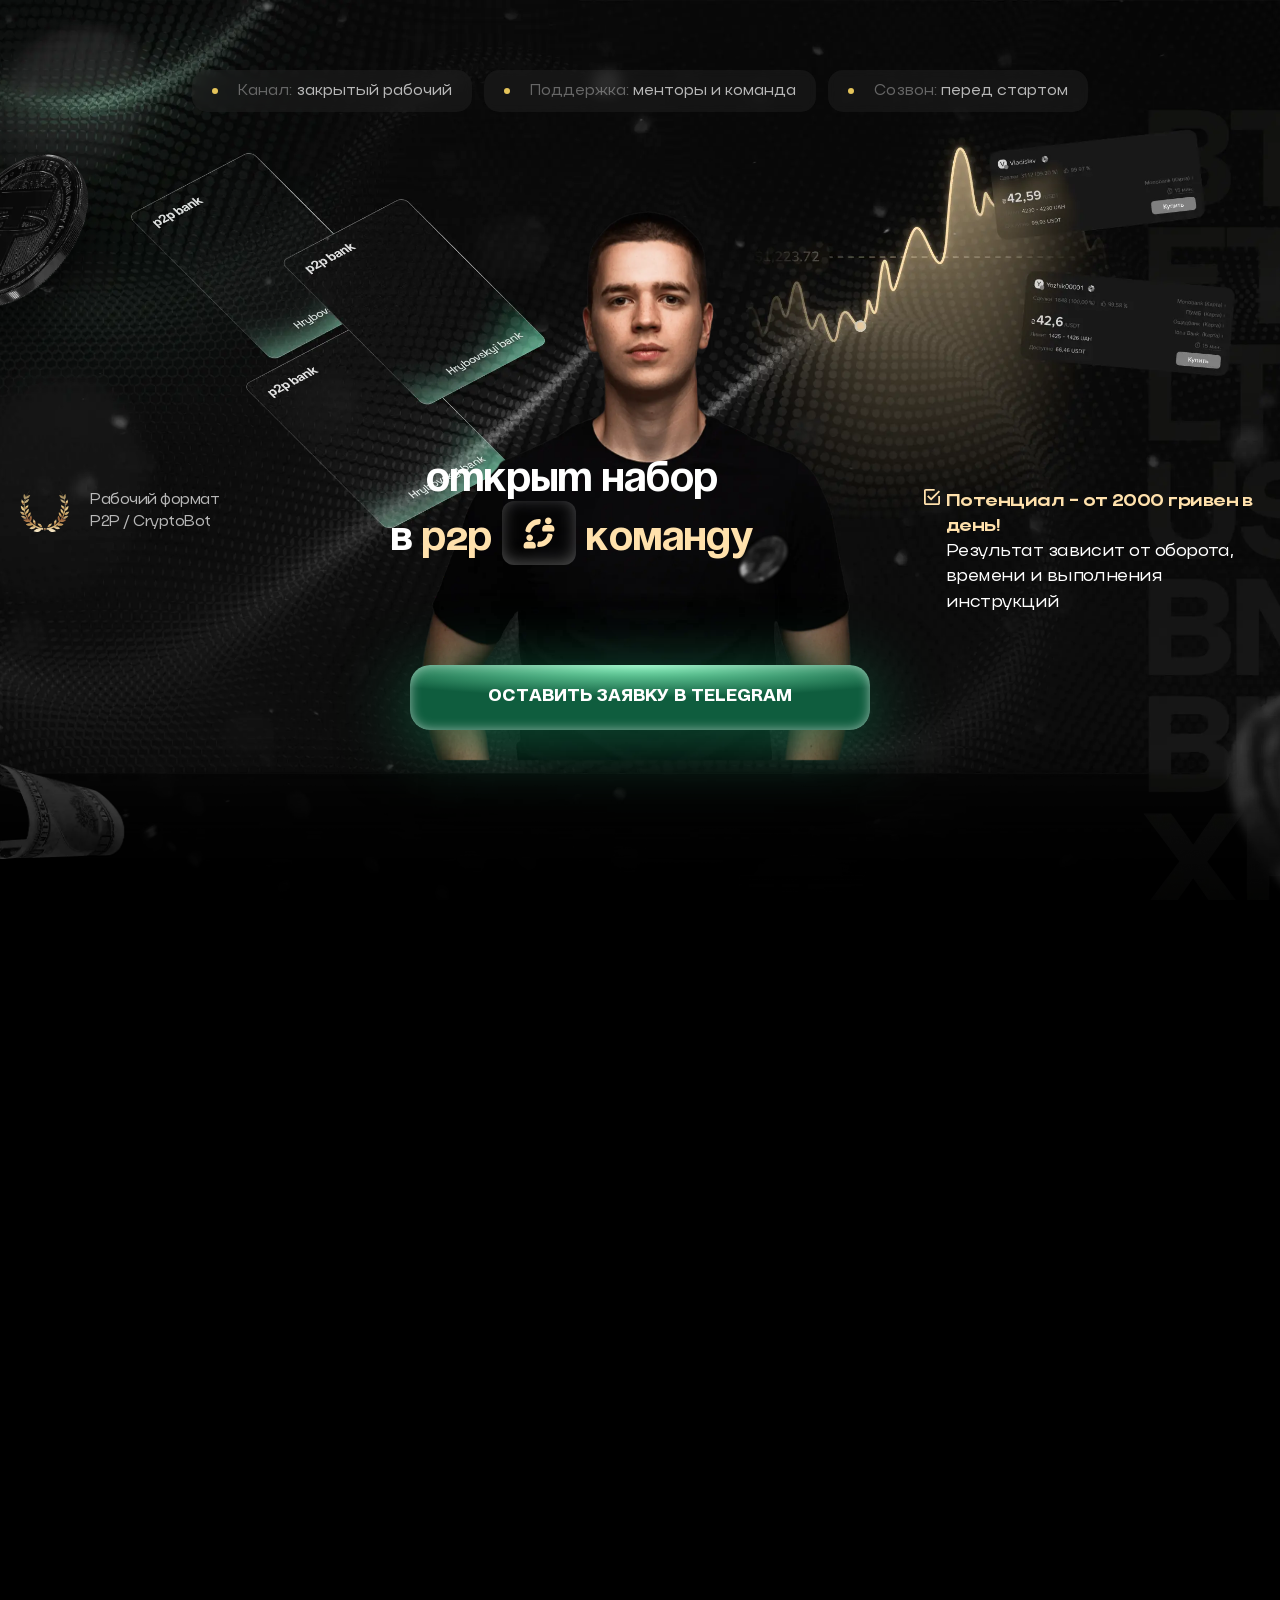
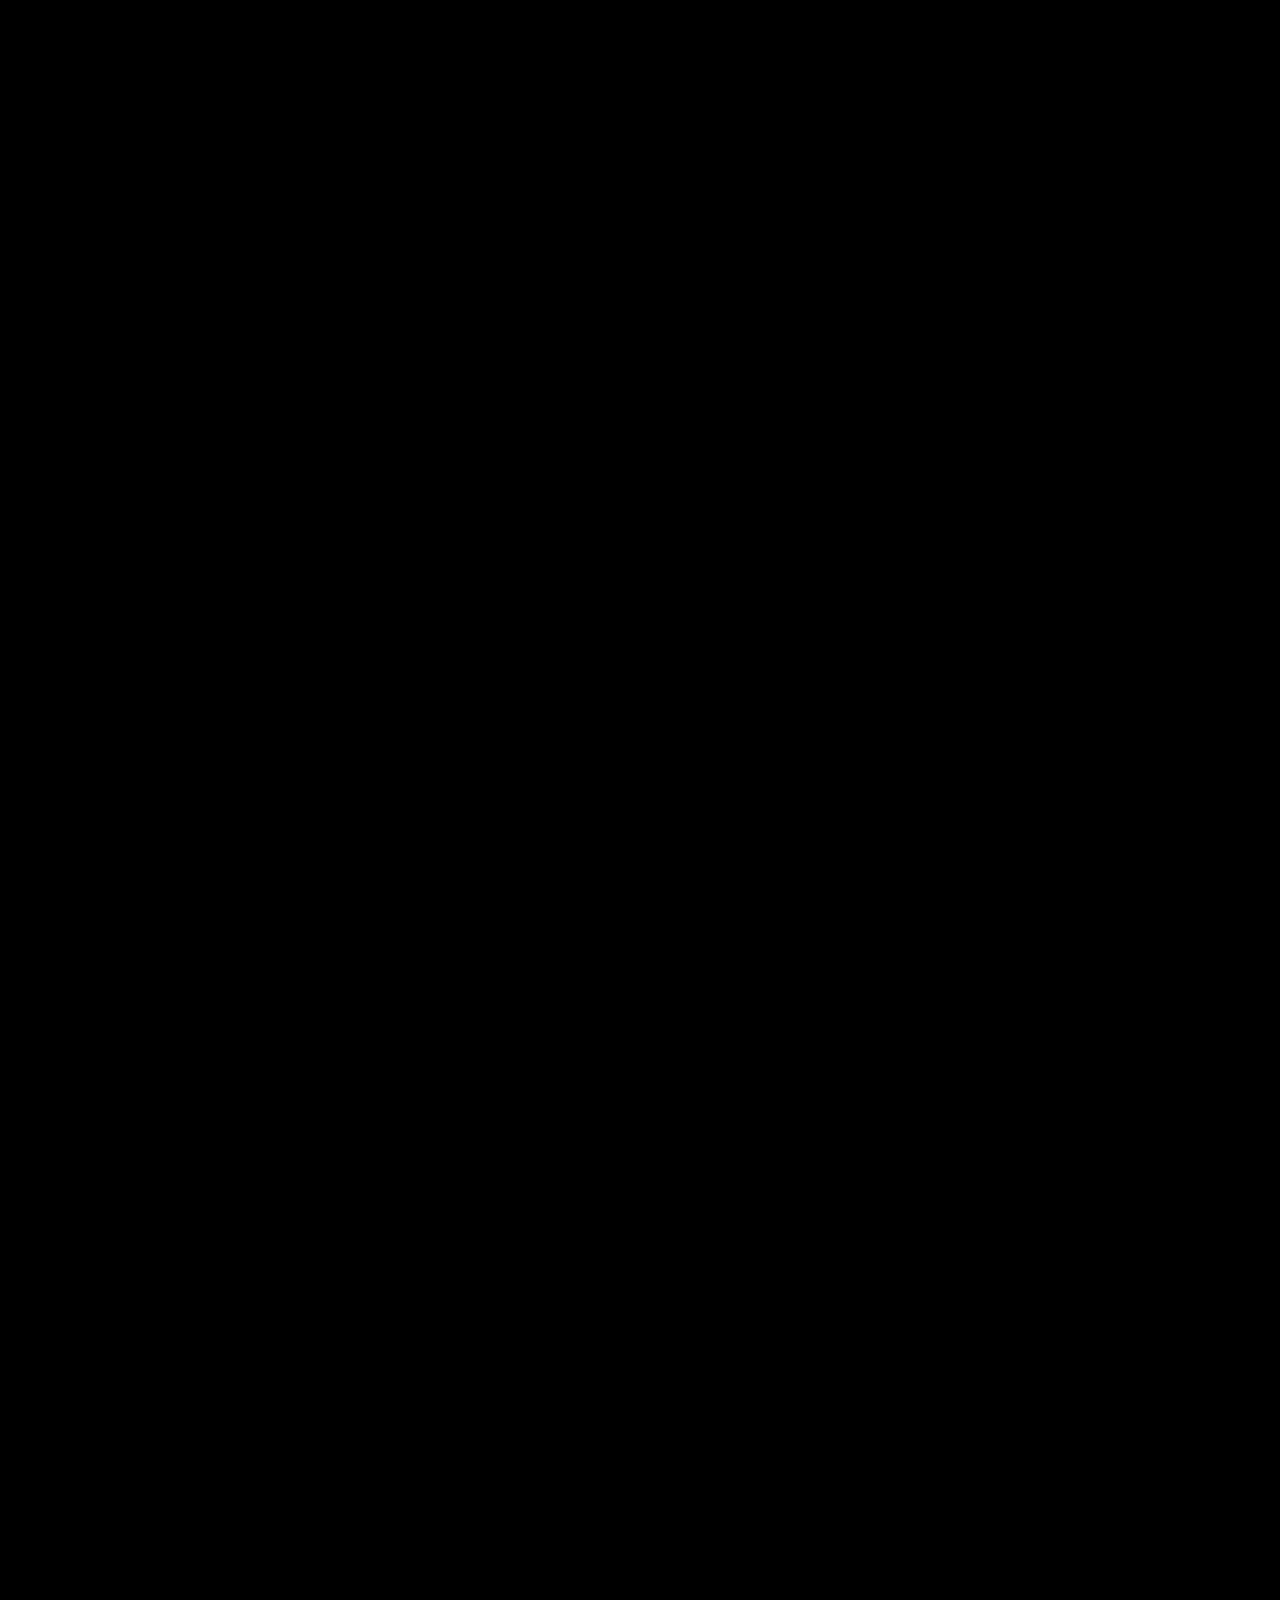
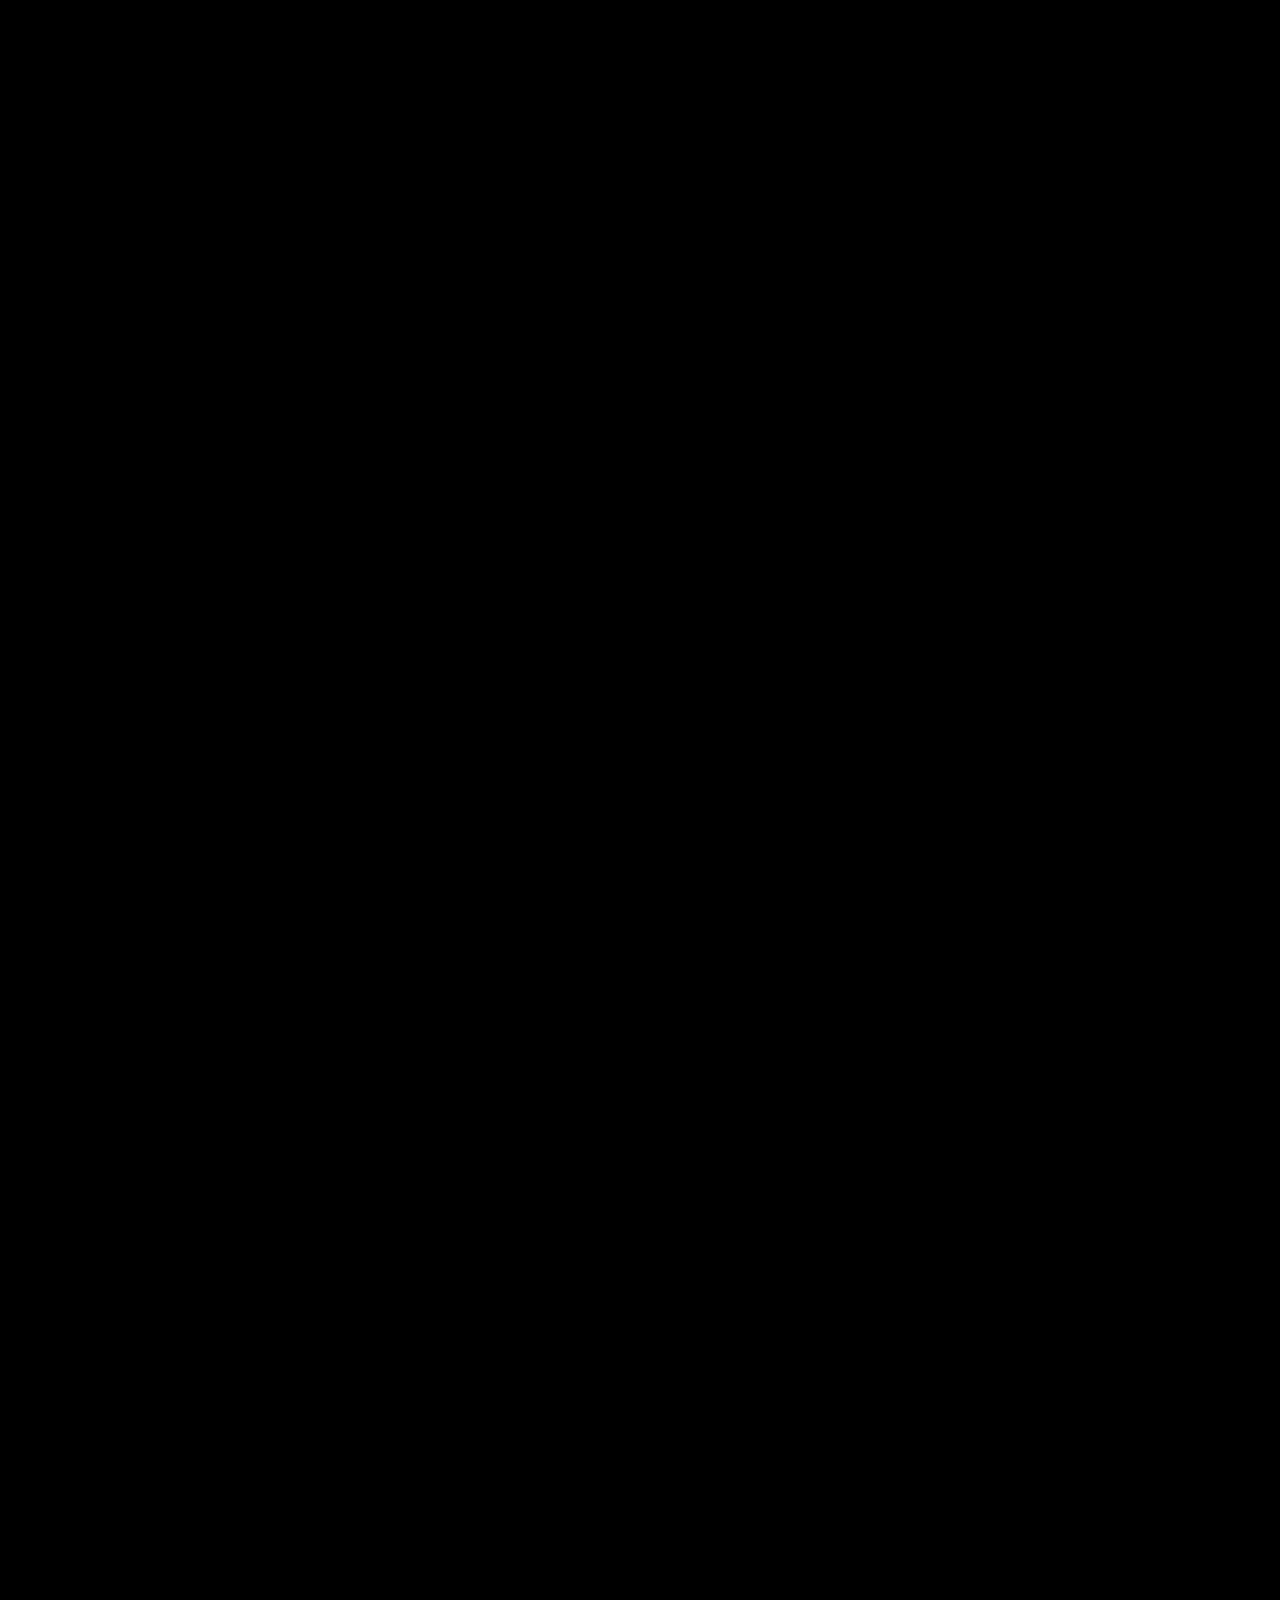
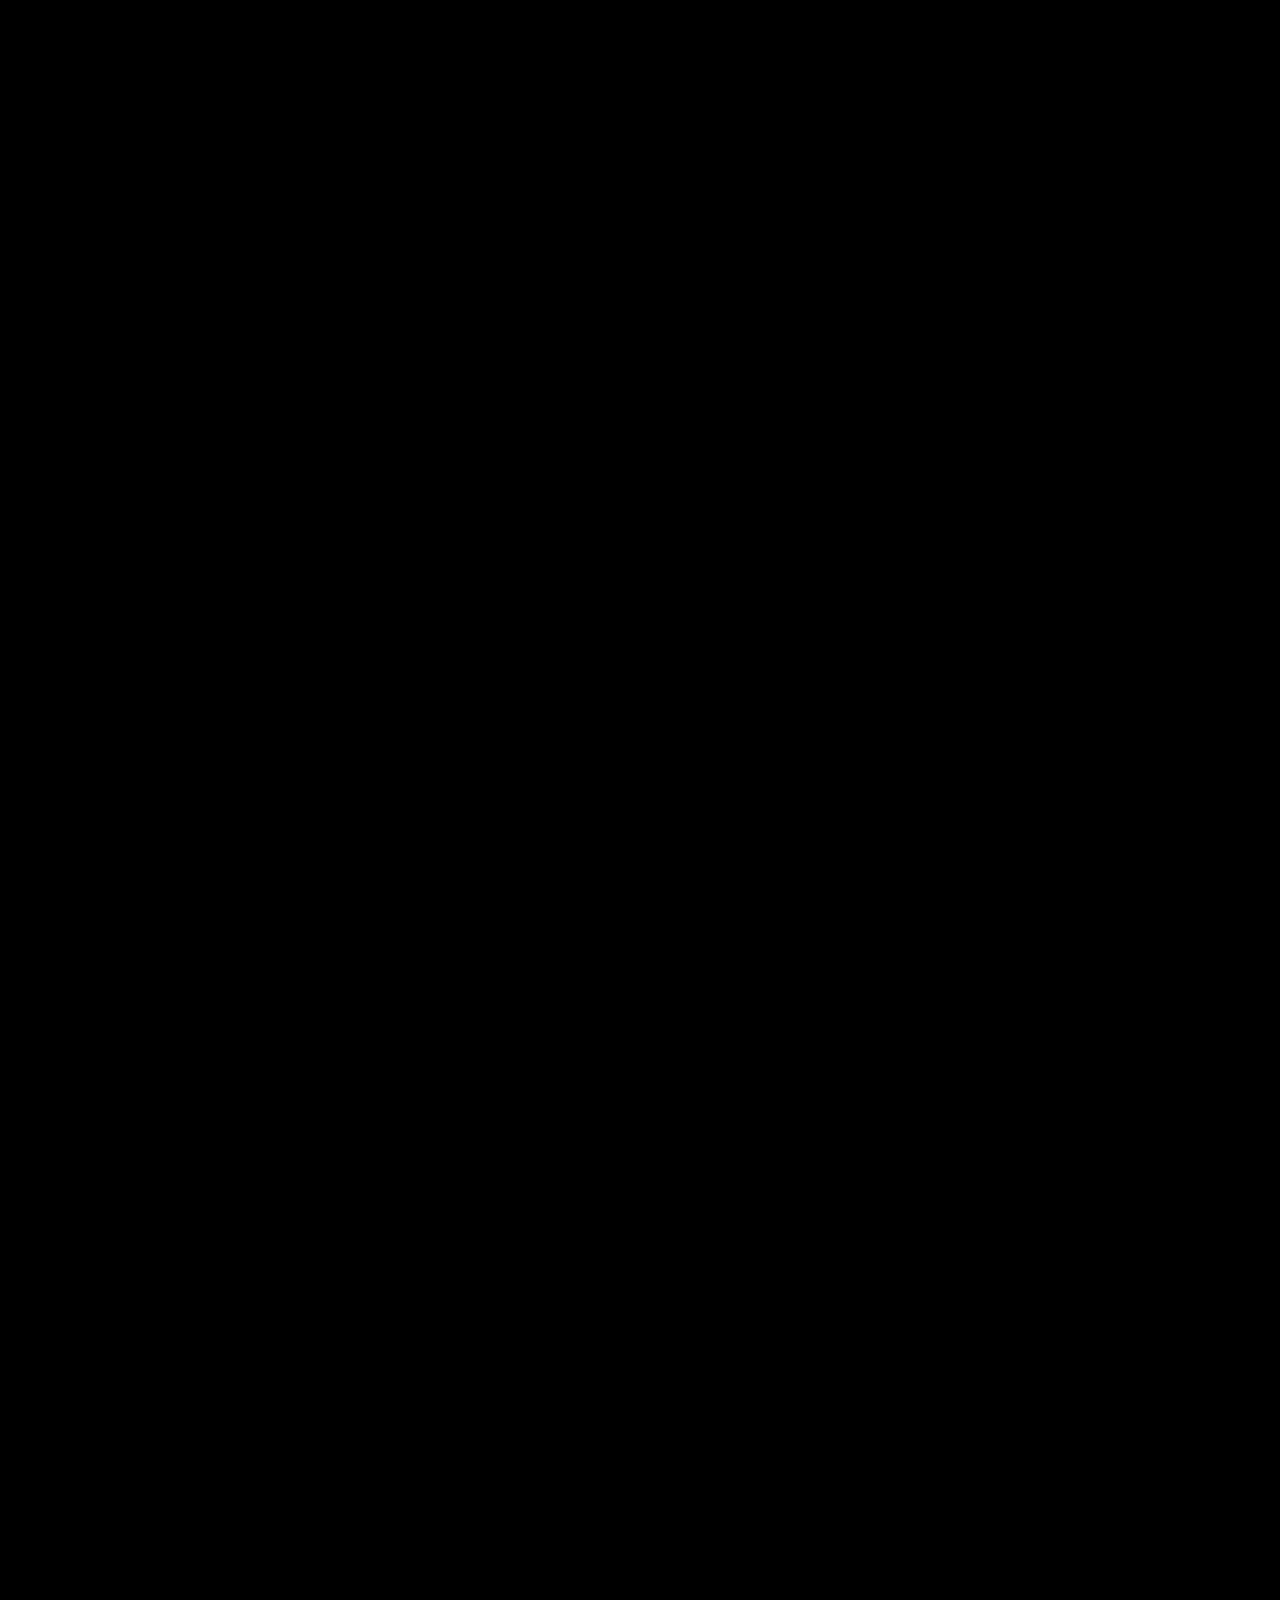
<file: index.html>
﻿<!DOCTYPE html>
<html lang="ru-RU">
<head>
    <meta charset="UTF-8">
    <meta http-equiv="X-UA-Compatible" content="IE=edge">
    <meta name="viewport" content="width=device-width, initial-scale=1">
    <link href="assets/css/google-fonts.css" rel="stylesheet">
    <meta name='robots' content='max-image-preview:large' />
<style id="wp-img-auto-sizes-contain-inline-css">
img:is([sizes=auto i],[sizes^="auto," i]){contain-intrinsic-size:3000px 1500px}
/*# sourceURL=wp-img-auto-sizes-contain-inline-css */
</style>

<style id="wp-emoji-styles-inline-css">

	img.wp-smiley, img.emoji {
		display: inline !important;
		border: none !important;
		box-shadow: none !important;
		height: 1em !important;
		width: 1em !important;
		margin: 0 0.07em !important;
		vertical-align: -0.1em !important;
		background: none !important;
		padding: 0 !important;
	}
/*# sourceURL=wp-emoji-styles-inline-css */
</style>
<style id="wp-block-library-inline-css">
:root{--wp-block-synced-color:#7a00df;--wp-block-synced-color--rgb:122,0,223;--wp-bound-block-color:var(--wp-block-synced-color);--wp-editor-canvas-background:#ddd;--wp-admin-theme-color:#007cba;--wp-admin-theme-color--rgb:0,124,186;--wp-admin-theme-color-darker-10:#006ba1;--wp-admin-theme-color-darker-10--rgb:0,107,160.5;--wp-admin-theme-color-darker-20:#005a87;--wp-admin-theme-color-darker-20--rgb:0,90,135;--wp-admin-border-width-focus:2px}@media (min-resolution:192dpi){:root{--wp-admin-border-width-focus:1.5px}}.wp-element-button{cursor:pointer}:root .has-very-light-gray-background-color{background-color:#eee}:root .has-very-dark-gray-background-color{background-color:#313131}:root .has-very-light-gray-color{color:#eee}:root .has-very-dark-gray-color{color:#313131}:root .has-vivid-green-cyan-to-vivid-cyan-blue-gradient-background{background:linear-gradient(135deg,#00d084,#0693e3)}:root .has-purple-crush-gradient-background{background:linear-gradient(135deg,#34e2e4,#4721fb 50%,#ab1dfe)}:root .has-hazy-dawn-gradient-background{background:linear-gradient(135deg,#faaca8,#dad0ec)}:root .has-subdued-olive-gradient-background{background:linear-gradient(135deg,#fafae1,#67a671)}:root .has-atomic-cream-gradient-background{background:linear-gradient(135deg,#fdd79a,#004a59)}:root .has-nightshade-gradient-background{background:linear-gradient(135deg,#330968,#31cdcf)}:root .has-midnight-gradient-background{background:linear-gradient(135deg,#020381,#2874fc)}:root{--wp--preset--font-size--normal:16px;--wp--preset--font-size--huge:42px}.has-regular-font-size{font-size:1em}.has-larger-font-size{font-size:2.625em}.has-normal-font-size{font-size:var(--wp--preset--font-size--normal)}.has-huge-font-size{font-size:var(--wp--preset--font-size--huge)}:root .has-text-align-center{text-align:center}:root .has-text-align-left{text-align:left}:root .has-text-align-right{text-align:right}.has-fit-text{white-space:nowrap!important}#end-resizable-editor-section{display:none}.aligncenter{clear:both}.items-justified-left{justify-content:flex-start}.items-justified-center{justify-content:center}.items-justified-right{justify-content:flex-end}.items-justified-space-between{justify-content:space-between}.screen-reader-text{word-wrap:normal!important;border:0;clip-path:inset(50%);height:1px;margin:-1px;overflow:hidden;padding:0;position:absolute;width:1px}.screen-reader-text:focus{background-color:#ddd;clip-path:none;color:#444;display:block;font-size:1em;height:auto;left:5px;line-height:normal;padding:15px 23px 14px;text-decoration:none;top:5px;width:auto;z-index:100000}html :where(.has-border-color){border-style:solid}html :where([style*=border-color]){border-style:solid}html :where([style*=border-top-color]){border-top-style:solid}html :where([style*=border-right-color]){border-right-style:solid}html :where([style*=border-bottom-color]){border-bottom-style:solid}html :where([style*=border-left-color]){border-left-style:solid}html :where([style*=border-width]){border-style:solid}html :where([style*=border-top-width]){border-top-style:solid}html :where([style*=border-right-width]){border-right-style:solid}html :where([style*=border-bottom-width]){border-bottom-style:solid}html :where([style*=border-left-width]){border-left-style:solid}html :where(img[class*=wp-image-]){height:auto;max-width:100%}:where(figure){margin:0 0 1em}html :where(.is-position-sticky){--wp-admin--admin-bar--position-offset:var(--wp-admin--admin-bar--height,0px)}@media screen and (max-width:600px){html :where(.is-position-sticky){--wp-admin--admin-bar--position-offset:0px}}

/*# sourceURL=/wp-includes/css/dist/block-library/common.min.css */
</style>
<style id="classic-theme-styles-inline-css">
/*! This file is auto-generated */
.wp-block-button__link{color:#fff;background-color:#32373c;border-radius:9999px;box-shadow:none;text-decoration:none;padding:calc(.667em + 2px) calc(1.333em + 2px);font-size:1.125em}.wp-block-file__button{background:#32373c;color:#fff;text-decoration:none}
/*# sourceURL=/wp-includes/css/classic-themes.min.css */
</style>

<style id="global-styles-inline-css">
:root{--wp--preset--aspect-ratio--square: 1;--wp--preset--aspect-ratio--4-3: 4/3;--wp--preset--aspect-ratio--3-4: 3/4;--wp--preset--aspect-ratio--3-2: 3/2;--wp--preset--aspect-ratio--2-3: 2/3;--wp--preset--aspect-ratio--16-9: 16/9;--wp--preset--aspect-ratio--9-16: 9/16;--wp--preset--color--black: #000000;--wp--preset--color--cyan-bluish-gray: #abb8c3;--wp--preset--color--white: #ffffff;--wp--preset--color--pale-pink: #f78da7;--wp--preset--color--vivid-red: #cf2e2e;--wp--preset--color--luminous-vivid-orange: #ff6900;--wp--preset--color--luminous-vivid-amber: #fcb900;--wp--preset--color--light-green-cyan: #7bdcb5;--wp--preset--color--vivid-green-cyan: #00d084;--wp--preset--color--pale-cyan-blue: #8ed1fc;--wp--preset--color--vivid-cyan-blue: #0693e3;--wp--preset--color--vivid-purple: #9b51e0;--wp--preset--gradient--vivid-cyan-blue-to-vivid-purple: linear-gradient(135deg,rgb(6,147,227) 0%,rgb(155,81,224) 100%);--wp--preset--gradient--light-green-cyan-to-vivid-green-cyan: linear-gradient(135deg,rgb(122,220,180) 0%,rgb(0,208,130) 100%);--wp--preset--gradient--luminous-vivid-amber-to-luminous-vivid-orange: linear-gradient(135deg,rgb(252,185,0) 0%,rgb(255,105,0) 100%);--wp--preset--gradient--luminous-vivid-orange-to-vivid-red: linear-gradient(135deg,rgb(255,105,0) 0%,rgb(207,46,46) 100%);--wp--preset--gradient--very-light-gray-to-cyan-bluish-gray: linear-gradient(135deg,rgb(238,238,238) 0%,rgb(169,184,195) 100%);--wp--preset--gradient--cool-to-warm-spectrum: linear-gradient(135deg,rgb(74,234,220) 0%,rgb(151,120,209) 20%,rgb(207,42,186) 40%,rgb(238,44,130) 60%,rgb(251,105,98) 80%,rgb(254,248,76) 100%);--wp--preset--gradient--blush-light-purple: linear-gradient(135deg,rgb(255,206,236) 0%,rgb(152,150,240) 100%);--wp--preset--gradient--blush-bordeaux: linear-gradient(135deg,rgb(254,205,165) 0%,rgb(254,45,45) 50%,rgb(107,0,62) 100%);--wp--preset--gradient--luminous-dusk: linear-gradient(135deg,rgb(255,203,112) 0%,rgb(199,81,192) 50%,rgb(65,88,208) 100%);--wp--preset--gradient--pale-ocean: linear-gradient(135deg,rgb(255,245,203) 0%,rgb(182,227,212) 50%,rgb(51,167,181) 100%);--wp--preset--gradient--electric-grass: linear-gradient(135deg,rgb(202,248,128) 0%,rgb(113,206,126) 100%);--wp--preset--gradient--midnight: linear-gradient(135deg,rgb(2,3,129) 0%,rgb(40,116,252) 100%);--wp--preset--font-size--small: 13px;--wp--preset--font-size--medium: 20px;--wp--preset--font-size--large: 36px;--wp--preset--font-size--x-large: 42px;--wp--preset--spacing--20: 0.44rem;--wp--preset--spacing--30: 0.67rem;--wp--preset--spacing--40: 1rem;--wp--preset--spacing--50: 1.5rem;--wp--preset--spacing--60: 2.25rem;--wp--preset--spacing--70: 3.38rem;--wp--preset--spacing--80: 5.06rem;--wp--preset--shadow--natural: 6px 6px 9px rgba(0, 0, 0, 0.2);--wp--preset--shadow--deep: 12px 12px 50px rgba(0, 0, 0, 0.4);--wp--preset--shadow--sharp: 6px 6px 0px rgba(0, 0, 0, 0.2);--wp--preset--shadow--outlined: 6px 6px 0px -3px rgb(255, 255, 255), 6px 6px rgb(0, 0, 0);--wp--preset--shadow--crisp: 6px 6px 0px rgb(0, 0, 0);}:where(body) { margin: 0; }:where(.is-layout-flex){gap: 0.5em;}:where(.is-layout-grid){gap: 0.5em;}body .is-layout-flex{display: flex;}.is-layout-flex{flex-wrap: wrap;align-items: center;}.is-layout-flex > :is(*, div){margin: 0;}body .is-layout-grid{display: grid;}.is-layout-grid > :is(*, div){margin: 0;}body{padding-top: 0px;padding-right: 0px;padding-bottom: 0px;padding-left: 0px;}:root :where(.wp-element-button, .wp-block-button__link){background-color: #32373c;border-width: 0;color: #fff;font-family: inherit;font-size: inherit;font-style: inherit;font-weight: inherit;letter-spacing: inherit;line-height: inherit;padding-top: calc(0.667em + 2px);padding-right: calc(1.333em + 2px);padding-bottom: calc(0.667em + 2px);padding-left: calc(1.333em + 2px);text-decoration: none;text-transform: inherit;}.has-black-color{color: var(--wp--preset--color--black) !important;}.has-cyan-bluish-gray-color{color: var(--wp--preset--color--cyan-bluish-gray) !important;}.has-white-color{color: var(--wp--preset--color--white) !important;}.has-pale-pink-color{color: var(--wp--preset--color--pale-pink) !important;}.has-vivid-red-color{color: var(--wp--preset--color--vivid-red) !important;}.has-luminous-vivid-orange-color{color: var(--wp--preset--color--luminous-vivid-orange) !important;}.has-luminous-vivid-amber-color{color: var(--wp--preset--color--luminous-vivid-amber) !important;}.has-light-green-cyan-color{color: var(--wp--preset--color--light-green-cyan) !important;}.has-vivid-green-cyan-color{color: var(--wp--preset--color--vivid-green-cyan) !important;}.has-pale-cyan-blue-color{color: var(--wp--preset--color--pale-cyan-blue) !important;}.has-vivid-cyan-blue-color{color: var(--wp--preset--color--vivid-cyan-blue) !important;}.has-vivid-purple-color{color: var(--wp--preset--color--vivid-purple) !important;}.has-black-background-color{background-color: var(--wp--preset--color--black) !important;}.has-cyan-bluish-gray-background-color{background-color: var(--wp--preset--color--cyan-bluish-gray) !important;}.has-white-background-color{background-color: var(--wp--preset--color--white) !important;}.has-pale-pink-background-color{background-color: var(--wp--preset--color--pale-pink) !important;}.has-vivid-red-background-color{background-color: var(--wp--preset--color--vivid-red) !important;}.has-luminous-vivid-orange-background-color{background-color: var(--wp--preset--color--luminous-vivid-orange) !important;}.has-luminous-vivid-amber-background-color{background-color: var(--wp--preset--color--luminous-vivid-amber) !important;}.has-light-green-cyan-background-color{background-color: var(--wp--preset--color--light-green-cyan) !important;}.has-vivid-green-cyan-background-color{background-color: var(--wp--preset--color--vivid-green-cyan) !important;}.has-pale-cyan-blue-background-color{background-color: var(--wp--preset--color--pale-cyan-blue) !important;}.has-vivid-cyan-blue-background-color{background-color: var(--wp--preset--color--vivid-cyan-blue) !important;}.has-vivid-purple-background-color{background-color: var(--wp--preset--color--vivid-purple) !important;}.has-black-border-color{border-color: var(--wp--preset--color--black) !important;}.has-cyan-bluish-gray-border-color{border-color: var(--wp--preset--color--cyan-bluish-gray) !important;}.has-white-border-color{border-color: var(--wp--preset--color--white) !important;}.has-pale-pink-border-color{border-color: var(--wp--preset--color--pale-pink) !important;}.has-vivid-red-border-color{border-color: var(--wp--preset--color--vivid-red) !important;}.has-luminous-vivid-orange-border-color{border-color: var(--wp--preset--color--luminous-vivid-orange) !important;}.has-luminous-vivid-amber-border-color{border-color: var(--wp--preset--color--luminous-vivid-amber) !important;}.has-light-green-cyan-border-color{border-color: var(--wp--preset--color--light-green-cyan) !important;}.has-vivid-green-cyan-border-color{border-color: var(--wp--preset--color--vivid-green-cyan) !important;}.has-pale-cyan-blue-border-color{border-color: var(--wp--preset--color--pale-cyan-blue) !important;}.has-vivid-cyan-blue-border-color{border-color: var(--wp--preset--color--vivid-cyan-blue) !important;}.has-vivid-purple-border-color{border-color: var(--wp--preset--color--vivid-purple) !important;}.has-vivid-cyan-blue-to-vivid-purple-gradient-background{background: var(--wp--preset--gradient--vivid-cyan-blue-to-vivid-purple) !important;}.has-light-green-cyan-to-vivid-green-cyan-gradient-background{background: var(--wp--preset--gradient--light-green-cyan-to-vivid-green-cyan) !important;}.has-luminous-vivid-amber-to-luminous-vivid-orange-gradient-background{background: var(--wp--preset--gradient--luminous-vivid-amber-to-luminous-vivid-orange) !important;}.has-luminous-vivid-orange-to-vivid-red-gradient-background{background: var(--wp--preset--gradient--luminous-vivid-orange-to-vivid-red) !important;}.has-very-light-gray-to-cyan-bluish-gray-gradient-background{background: var(--wp--preset--gradient--very-light-gray-to-cyan-bluish-gray) !important;}.has-cool-to-warm-spectrum-gradient-background{background: var(--wp--preset--gradient--cool-to-warm-spectrum) !important;}.has-blush-light-purple-gradient-background{background: var(--wp--preset--gradient--blush-light-purple) !important;}.has-blush-bordeaux-gradient-background{background: var(--wp--preset--gradient--blush-bordeaux) !important;}.has-luminous-dusk-gradient-background{background: var(--wp--preset--gradient--luminous-dusk) !important;}.has-pale-ocean-gradient-background{background: var(--wp--preset--gradient--pale-ocean) !important;}.has-electric-grass-gradient-background{background: var(--wp--preset--gradient--electric-grass) !important;}.has-midnight-gradient-background{background: var(--wp--preset--gradient--midnight) !important;}.has-small-font-size{font-size: var(--wp--preset--font-size--small) !important;}.has-medium-font-size{font-size: var(--wp--preset--font-size--medium) !important;}.has-large-font-size{font-size: var(--wp--preset--font-size--large) !important;}.has-x-large-font-size{font-size: var(--wp--preset--font-size--x-large) !important;}
/*# sourceURL=global-styles-inline-css */
</style>

<link rel='stylesheet' id='swiper-css' href='assets/vendor/swiper-bundle.min.css?v=20260523d' media='all' />
<link rel='stylesheet' id='aos-css' href='assets/vendor/aos.css?v=20260523d' media='all' />
<link rel='stylesheet' id='main-css' href='assets/css/style.min.css?v=20260523d' media='all' />
<link rel='stylesheet' id='style-css' href='assets/css/theme-style.css?v=20260523d' media='all' />
<link rel='stylesheet' id='funnel-css' href='assets/css/funnel.css?v=20260523d' media='all' />
<script id="swiper-js" src="assets/vendor/swiper-bundle.min.js?v=20260523d"></script>
<script id="unpkg-js" src="assets/vendor/aos.js?v=20260523d"></script>

<meta name="generator" content="WordPress 7.0" />
<meta name="prelend-track-endpoint" content="" />


<link rel="icon" href="assets/uploads/2025/10/cropped-result-2-32x32.webp" sizes="32x32" />
<link rel="icon" href="assets/uploads/2025/10/cropped-result-2-192x192.webp" sizes="192x192" />
<link rel="apple-touch-icon" href="assets/uploads/2025/10/cropped-result-2-180x180.webp" />
<meta name="msapplication-TileImage" content="assets/uploads/2025/10/cropped-result-2-270x270.webp" />
</head>
<body>

<div class="wrapper">
    <header class="header">
        <div class="header__container">
        </div>
    </header>

    <main class="page">
<section class="hero">
    <div class="hero-bg">
        <picture>
            <source srcset="assets/img/hero-bg.webp"
                    media="(min-width: 768px)"/>
            <img src="assets/img/hero-bg-mobile.webp" alt="author"/>
        </picture>
    </div>

    <img class="hero-left-coin"
         src="assets/img/hero-left-coin.webp"
         alt="Image">
    <img class="hero-money" src="assets/img/hero-money.webp" alt="Image">
    <div class="container">
        <div class="hero__content">
            <div class="hero__top" data-aos="fade-down" data-aos-delay="500">
                <div class="hero__labels">
                    <div class="hero-label">
                        <span></span>
                        <div class="hero-label__text">
                            Канал: <span>закрытый рабочий</span>
                        </div>
                    </div>

                    <div class="hero-label">
                        <span></span>
                        <div class="hero-label__text">
                            Поддержка: <span>менторы и команда</span>
                        </div>
                    </div>
                    <div class="hero-label">
                        <span></span>
                        <div class="hero-label__text">
                            Созвон: <span>перед стартом</span>
                        </div>
                    </div>
                </div>

                <div class="hero__leftside">
                    <img src="assets/img/footer-icon.svg" alt="Image">
                    <span>Рабочий формат <br/> P2P / CryptoBot</span>
                </div>
            </div>

            <picture data-aos="fade-in">
                <source srcset="assets/img/hero-author.webp"
                        media="(min-width: 992px)"/>
                <img src="assets/img/hero-author-mobile.webp" alt="author"/>
            </picture>

            <div class="hero__bottom" data-aos="fade-up" data-aos-delay="500">
                <div class="hero__body">
                    <div class="hero__leftside">
                        <img src="assets/img/footer-icon.svg" alt="Image">
                        <span>Рабочий формат <br/> P2P / CryptoBot</span>
                    </div>
                    <div class="hero__middle">
                        Открыт набор <br/> в                        <span>
                            P2P                            <span>
                                <img src="assets/img/icon-incide-text.svg"
                                       alt="Image">
                            </span>
                            команду                        </span>
                        <img src="assets/img/hero-coin.webp" alt="Image">
                    </div>
                    <div class="hero__rightside">
                        <img src="assets/img/yellow-check.svg" alt="Image">
                        <span>
                            <span>Потенциал - от 2000 гривен в день!</span><br/> Результат зависит от оборота, времени и выполнения инструкций                        </span>
                    </div>
                </div>
                <a href="https://t.me/stas_hrybovskyiP2Pbot?start=prelend" class="green-button icon-left green-button--telegram js-telegram-link">
                    <span class="green-button__icon">
                        <svg xmlns="http://www.w3.org/2000/svg" width="18" height="18" viewBox="0 0 18 18"
                             fill="none">
                            <path d="M12.5798 3.82975C12.3688 4.04072 12.2504 4.32682 12.2504 4.62513C12.2504 4.92344 12.3688 5.20953 12.5798 5.4205C13.2878 6.12851 13.7699 7.03056 13.9652 8.01259C14.1606 8.99461 14.0603 10.0125 13.6771 10.9376C13.294 11.8626 12.6451 12.6533 11.8126 13.2095C10.98 13.7658 10.0013 14.0627 9 14.0627C7.99874 14.0627 7.01996 13.7658 6.18744 13.2095C5.35491 12.6533 4.70604 11.8626 4.32287 10.9376C3.9397 10.0125 3.83944 8.99461 4.03477 8.01259C4.23011 7.03056 4.71226 6.12851 5.42025 5.4205C5.62518 5.20832 5.73857 4.92415 5.73601 4.62917C5.73345 4.3342 5.61513 4.05204 5.40655 3.84346C5.19797 3.63487 4.9158 3.51656 4.62083 3.51399C4.32586 3.51143 4.04168 3.62482 3.8295 3.82975C2.80677 4.8524 2.11026 6.15536 1.82806 7.57386C1.54585 8.99237 1.69063 10.4627 2.24408 11.7989C2.79752 13.1351 3.73478 14.2772 4.93733 15.0808C6.13988 15.8843 7.5537 16.3132 9 16.3132C10.4463 16.3132 11.8601 15.8843 13.0627 15.0808C14.2652 14.2772 15.2025 13.1351 15.7559 11.7989C16.3094 10.4627 16.4542 8.99237 16.172 7.57386C15.8897 6.15536 15.1932 4.8524 14.1705 3.82975C13.9595 3.61885 13.6734 3.50037 13.3751 3.50037C13.0768 3.50037 12.7907 3.61885 12.5798 3.82975Z"
                                  fill="#0F5D3E"/>
                            <path d="M9 8.8875C9.29791 8.88602 9.5832 8.76702 9.79386 8.55636C10.0045 8.3457 10.1235 8.06041 10.125 7.7625V2.8125C10.125 2.51413 10.0065 2.22798 9.79549 2.017C9.58452 1.80603 9.29837 1.6875 9 1.6875C8.70163 1.6875 8.41548 1.80603 8.20451 2.017C7.99353 2.22798 7.875 2.51413 7.875 2.8125V7.7625C7.87648 8.06041 7.99548 8.3457 8.20614 8.55636C8.4168 8.76702 8.70209 8.88602 9 8.8875Z"
                                  fill="#0F5D3E"/>
                        </svg>
                    </span>
                    <span>Оставить заявку в Telegram</span>
                </a>

                <div class="hero__labels">
                    <div class="hero-label">
                        <span></span>
                        <div class="hero-label__text">
                            Без карт: <span>и дропов</span>
                        </div>
                    </div>

                    <div class="hero-label">
                        <span></span>
                        <div class="hero-label__text">
                            Оборот: <span>от $300</span>
                        </div>
                    </div>
                    <div class="hero-label">
                        <span></span>
                        <div class="hero-label__text">
                            Время: <span>2-4 часа в день</span>
                        </div>
                    </div>
                </div>
            </div>
        </div>
    </div>
</section>
<section class="for-who">
    <picture class="for-who-image">
        <source srcset="assets/img/sneg.webp" media="(min-width: 768px)" />
        <img src="assets/img/sneg-2.webp" alt="author" loading="lazy" decoding="async" />
    </picture>
    <img class="for-who-image-2" src="assets/img/left-money-decore.webp" alt="money" loading="lazy" decoding="async">
    <img class="for-who-image-3" src="assets/img/right-money-decore.webp" alt="money" loading="lazy" decoding="async">
    <div class="container">
        <div class="for-who__body">
            <div class="title" data-aos="fade-in">
                кому подходит <span>эта работа</span>            </div>
            <div class="for-who__items" data-aos="fade-in">
                <img class="for-who-coin" src="assets/img/coin.webp" alt="Image" loading="lazy" decoding="async">
                                    <div class="for-who-item">
                        <div class="for-who-item__image">
                            <img width="674" height="314" src="assets/uploads/2025/10/for-who-1.webp" class="attachment-full size-full" alt="" loading="lazy" decoding="async" srcset="assets/uploads/2025/10/for-who-1.webp 674w, assets/uploads/2025/10/for-who-1-300x140.webp 300w" sizes="(max-width: 674px) 100vw, 674px" />                        </div>
                        <div class="for-who-item__title">
                            Студентам                        </div>
                        <p>
                            Тем, кто хочет работать онлайн и разобраться в P2P / CryptoBot без хаотичных действий                        </p>
                    </div>
                                    <div class="for-who-item">
                        <div class="for-who-item__image">
                            <img width="674" height="314" src="assets/uploads/2025/10/for-who-2.webp" class="attachment-full size-full" alt="" loading="lazy" decoding="async" srcset="assets/uploads/2025/10/for-who-2.webp 674w, assets/uploads/2025/10/for-who-2-300x140.webp 300w" sizes="(max-width: 674px) 100vw, 674px" />                        </div>
                        <div class="for-who-item__title">
                            Увеличить доход                        </div>
                        <p>
                            Тем, кто готов выделять время, смотреть вводную, выполнять инструкции и двигаться по порядку                        </p>
                    </div>
                                    <div class="for-who-item">
                        <div class="for-who-item__image">
                            <img width="674" height="314" src="assets/uploads/2025/10/for-who-3.webp" class="attachment-full size-full" alt="" loading="lazy" decoding="async" srcset="assets/uploads/2025/10/for-who-3.webp 674w, assets/uploads/2025/10/for-who-3-300x140.webp 300w" sizes="(max-width: 674px) 100vw, 674px" />                        </div>
                        <div class="for-who-item__title">
                            Девушкам                        </div>
                        <p>
                            Для старта нужен торговый оборот от $300. Комфортнее для рабочего формата - ближе к $1000                        </p>
                    </div>
                                    <div class="for-who-item">
                        <div class="for-who-item__image">
                            <img width="674" height="314" src="assets/uploads/2025/10/for-who-4.webp" class="attachment-full size-full" alt="" loading="lazy" decoding="async" srcset="assets/uploads/2025/10/for-who-4.webp 674w, assets/uploads/2025/10/for-who-4-300x140.webp 300w" sizes="(max-width: 674px) 100vw, 674px" />                        </div>
                        <div class="for-who-item__title">
                            Новые возможности                        </div>
                        <p>
                            Тем, кто не хочет разбираться один и хочет получать поддержку менторов и участников команды                        </p>
                    </div>
                                    <div class="for-who-item">
                        <div class="for-who-item__image">
                            <img width="674" height="314" src="assets/uploads/2025/10/for-who-5.webp" class="attachment-full size-full" alt="" loading="lazy" decoding="async" srcset="assets/uploads/2025/10/for-who-5.webp 674w, assets/uploads/2025/10/for-who-5-300x140.webp 300w" sizes="(max-width: 674px) 100vw, 674px" />                        </div>
                        <div class="for-who-item__title">
                            Предпринимателям                        </div>
                        <p>
                            Тем, кто готов работать внимательно: проверять вход, выход, объем, лимиты и актуальный спред                        </p>
                    </div>
                                    <div class="for-who-item">
                        <div class="for-who-item__image">
                            <img width="674" height="314" src="assets/uploads/2025/10/for-who-6.webp" class="attachment-full size-full" alt="" loading="lazy" decoding="async" srcset="assets/uploads/2025/10/for-who-6.webp 674w, assets/uploads/2025/10/for-who-6-300x140.webp 300w" sizes="(max-width: 674px) 100vw, 674px" />                        </div>
                        <div class="for-who-item__title">
                            Удаленщикам                        </div>
                        <p>
                            Тем, кто готов пройти вводную, заполнить заявку и обсудить свою ситуацию на личном созвоне                        </p>
                    </div>
                            </div>
        </div>
    </div>
</section>
<section class="training">
    <div class="training-image">
        <picture>
            <source srcset="assets/img/training-bg.webp" media="(min-width: 768px)" />
            <img src="assets/img/training-mobile-bg.webp" alt="BG" loading="lazy" decoding="async" />
        </picture>
    </div>
    <div class="container">
        <div class="training__body">
            <div class="title" data-aos="fade-in">
                как проходит <span>старт</span>
            </div>
            <div class="training__items" data-aos="fade-in">
                                    <div class="training-item">
                        <div class="training-item__image">
                            <img width="674" height="256" src="assets/uploads/2025/10/training-1.webp" class="attachment-full size-full" alt="" loading="lazy" decoding="async" srcset="assets/uploads/2025/10/training-1.webp 674w, assets/uploads/2025/10/training-1-300x114.webp 300w" sizes="(max-width: 674px) 100vw, 674px" />                        </div>
                        <div class="training-item__title">Telegram-бот <br> и вводная</div>
                        <p>Переходишь в Telegram, смотришь короткую вводную и понимаешь базовую механику P2P / CryptoBot.</p>
                    </div>
                                    <div class="training-item">
                        <div class="training-item__image">
                            <img width="674" height="256" src="assets/uploads/2025/10/training-2.webp" class="attachment-full size-full" alt="" loading="lazy" decoding="async" srcset="assets/uploads/2025/10/training-2.webp 674w, assets/uploads/2025/10/training-2-300x114.webp 300w" sizes="(max-width: 674px) 100vw, 674px" />                        </div>
                        <div class="training-item__title">Заявка и <br> личный созвон</div>
                        <p>Заполняешь заявку, выходишь на созвон 10-15 минут и разбираешь опыт, время и торговый оборот.</p>
                    </div>
                                    <div class="training-item">
                        <div class="training-item__image">
                            <img width="674" height="256" src="assets/uploads/2025/10/training-3.webp" class="attachment-full size-full" alt="" loading="lazy" decoding="async" srcset="assets/uploads/2025/10/training-3.webp 674w, assets/uploads/2025/10/training-3-300x114.webp 300w" sizes="(max-width: 674px) 100vw, 674px" />                        </div>
                        <div class="training-item__title">Подготовка <br> и рабочий канал</div>
                        <p>Если формат подходит, подключаем к закрытому каналу, связкам, направлениям и поддержке команды.</p>
                    </div>
                            </div>
        </div>
    </div>
</section>
<section class="result">
    <div class="result-bg">
        <img src="assets/img/fire-flakes-overlay.webp" alt="Image" loading="lazy" decoding="async">
    </div>
    <div class="container">
        <div class="result__body">
            <div class="title" data-aos="fade-in">
                                    что ты получаешь                            </div>
            <div class="result__items" data-aos="fade-in">
                                    <div class="result-item">
                        <div class="result-item__image">
                            <img width="551" height="634" src="assets/uploads/2025/10/1-2.png" class="attachment-full size-full" alt="" loading="lazy" decoding="async" srcset="assets/uploads/2025/10/1-2.png 551w, assets/uploads/2025/10/1-2-261x300.png 261w" sizes="(max-width: 551px) 100vw, 551px" />                        </div>
                        <div class="result-item__content">
                            <div class="result-item__icon">
                                <img src="assets/img/check.svg" alt="Check image">
                            </div>
                            <span>вводное объяснение P2P / CryptoBot</span>
                        </div>
                    </div>
                                    <div class="result-item">
                        <div class="result-item__image">
                            <img width="551" height="605" src="assets/uploads/2025/10/2-1.png" class="attachment-full size-full" alt="" loading="lazy" decoding="async" srcset="assets/uploads/2025/10/2-1.png 551w, assets/uploads/2025/10/2-1-273x300.png 273w" sizes="(max-width: 551px) 100vw, 551px" />                        </div>
                        <div class="result-item__content">
                            <div class="result-item__icon">
                                <img src="assets/img/check.svg" alt="Check image">
                            </div>
                            <span>разбор заявок, стакана, лимитов и спредов</span>
                        </div>
                    </div>
                                    <div class="result-item">
                        <div class="result-item__image">
                            <img width="419" height="375" src="assets/uploads/2025/10/3-1.png" class="attachment-full size-full" alt="" loading="lazy" decoding="async" srcset="assets/uploads/2025/10/3-1.png 419w, assets/uploads/2025/10/3-1-300x268.png 300w" sizes="(max-width: 419px) 100vw, 419px" />                        </div>
                        <div class="result-item__content">
                            <div class="result-item__icon">
                                <img src="assets/img/check.svg" alt="Check image">
                            </div>
                            <span>закрытый рабочий канал и поддержку</span>
                        </div>
                    </div>
                                    <div class="result-item">
                        <div class="result-item__image">
                            <img width="522" height="702" src="assets/uploads/2025/10/result-4-1.webp" class="attachment-full size-full" alt="" loading="lazy" decoding="async" srcset="assets/uploads/2025/10/result-4-1.webp 522w, assets/uploads/2025/10/result-4-1-223x300.webp 223w" sizes="(max-width: 522px) 100vw, 522px" />                        </div>
                        <div class="result-item__content">
                            <div class="result-item__icon">
                                <img src="assets/img/check.svg" alt="Check image">
                            </div>
                            <span>сопровождение на первых действиях</span>
                        </div>
                    </div>
                            </div>
        </div>
    </div>
</section>
<section class="reviews">
    <div class="container">
        <div class="reviews__body">
            <div class="title" data-aos="fade-in">
                отзывы участников                <div class="title-label">
                    <img src="assets/img/star.svg" alt="Image">
                    <img src="assets/img/star.svg" alt="Image">
                    <img src="assets/img/star.svg" alt="Image">
                    <img src="assets/img/star.svg" alt="Image">
                    <img src="assets/img/star.svg" alt="Image">
                </div>
            </div>
            <div class="reviews__content" data-aos="fade-in">
                <div class="reviews__slider swiper">
                    <div class="swiper-wrapper">
                                                    <div class="swiper-slide">
                                <div class="review-item">
                                    <div class="review-item__top">
                                        <div class="review-item__logo" style="background: linear-gradient(157deg, #1BF14D 8.57%, #20BC08 91.43%);">
                                            <span>БВ</span>
                                        </div>
                                        <div class="review-item__name">богдан<br> вижиган</div>
                                    </div>
                                    <div class="gallery">
                                        <svg xmlns="http://www.w3.org/2000/svg" width="23" height="23" viewBox="0 0 23 23" fill="none">
                                            <path d="M13.7105 12.6176C13.7106 13.0597 13.5809 13.4919 13.338 13.8595C13.0951 14.2271 12.7499 14.5136 12.346 14.6828C11.9421 14.852 11.4976 14.8963 11.0688 14.8101C10.64 14.7238 10.2461 14.5109 9.93693 14.1983C9.62778 13.8857 9.41724 13.4874 9.33194 13.0538C9.24664 12.6202 9.29041 12.1707 9.45772 11.7623C9.62503 11.3538 9.90836 11.0047 10.2719 10.7591C10.6354 10.5135 11.0628 10.3824 11.5 10.3824C12.0857 10.3841 12.647 10.6201 13.0612 11.039C13.4754 11.4578 13.7088 12.0253 13.7105 12.6176ZM22 10.3824V15.9706C21.998 17.3038 21.4734 18.5819 20.541 19.5247C19.6087 20.4675 18.3448 20.998 17.0263 21H5.97368C4.65518 20.998 3.39127 20.4675 2.45895 19.5247C1.52664 18.5819 1.00199 17.3038 1 15.9706V10.3824C1.00089 9.10119 1.48512 7.86862 2.3539 6.93609C3.22269 6.00357 4.41058 5.44134 5.67526 5.36411L7.06789 3.24043C7.32157 2.85934 7.66381 2.54698 8.06461 2.33072C8.46542 2.11446 8.91257 2.0009 9.36686 2H13.6331C14.0874 2.0009 14.5346 2.11446 14.9354 2.33072C15.3362 2.54698 15.6784 2.85934 15.9321 3.24043L17.3247 5.36411C18.5894 5.44134 19.7773 6.00357 20.6461 6.93609C21.5149 7.86862 21.9991 9.10119 22 10.3824ZM15.921 12.6176C15.921 11.7334 15.6617 10.8691 15.1759 10.1339C14.6901 9.39875 13.9997 8.82575 13.1918 8.48739C12.384 8.14903 11.4951 8.06051 10.6375 8.23301C9.77988 8.40552 8.99213 8.8313 8.37384 9.45653C7.75556 10.0817 7.3345 10.8783 7.16392 11.7455C6.99334 12.6127 7.08089 13.5116 7.41551 14.3285C7.75013 15.1454 8.31678 15.8436 9.04381 16.3348C9.77085 16.8261 10.6256 17.0883 11.5 17.0883C12.0806 17.0884 12.6556 16.9729 13.1921 16.7483C13.7285 16.5237 14.2159 16.1944 14.6265 15.7792C15.0371 15.364 15.3627 14.8711 15.5848 14.3287C15.8069 13.7862 15.9212 13.2048 15.921 12.6176ZM19.2368 9.26468C19.2368 9.04364 19.172 8.82756 19.0505 8.64378C18.9291 8.45999 18.7564 8.31675 18.5545 8.23216C18.3525 8.14758 18.1303 8.12546 17.9159 8.16859C17.7015 8.21172 17.5046 8.31816 17.35 8.47447C17.1955 8.63078 17.0902 8.82992 17.0476 9.04672C17.0049 9.26351 17.0268 9.48823 17.1105 9.69245C17.1941 9.89667 17.3358 10.0712 17.5175 10.194C17.6993 10.3168 17.913 10.3824 18.1316 10.3824C18.4244 10.3814 18.705 10.2634 18.9121 10.054C19.1192 9.84457 19.2359 9.56082 19.2368 9.26468Z" fill="#E7CA8B" />
                                        </svg>
                                        <span>Отзыв Богдана</span>
                                        <div class="gallery-hidden" data-gallery>
                                                                                            <a href="assets/uploads/2025/10/1.jpg">
                                                    <img src="assets/uploads/2025/10/1.jpg" alt="Отзыв Богдана" loading="lazy" decoding="async">
                                                </a>
                                                                                    </div>
                                    </div>
                                    <div class="review-item__text">
                                        <p>Устал работать в найме и искал понятный онлайн-формат. После вводной, созвона и поддержки начал двигаться по инструкции и вышел на результат от 100 $ в день.</p>
                                    </div>
                                    <div class="review-item__points">
                                        <div class="point">
                                            <div class="point-top">
                                                <img src="assets/img/yellow-pin.svg" alt="Image">
                                                <span>Точка А</span>
                                            </div>
                                            <p>Работа в найме</p>
                                        </div>
                                        <div class="point">
                                            <div class="point-top">
                                                <img src="assets/img/black-pin.svg" alt="Image">
                                                <span>Точка Б</span>
                                            </div>
                                            <p>100 $ + в день</p>
                                        </div>
                                    </div>
                                </div>
                            </div>
                                                    <div class="swiper-slide">
                                <div class="review-item">
                                    <div class="review-item__top">
                                        <div class="review-item__logo" style="background: ;">
                                            <span>ИФ</span>
                                        </div>
                                        <div class="review-item__name">иван <br>фирфа</div>
                                    </div>
                                    <div class="gallery">
                                        <svg xmlns="http://www.w3.org/2000/svg" width="23" height="23" viewBox="0 0 23 23" fill="none">
                                            <path d="M13.7105 12.6176C13.7106 13.0597 13.5809 13.4919 13.338 13.8595C13.0951 14.2271 12.7499 14.5136 12.346 14.6828C11.9421 14.852 11.4976 14.8963 11.0688 14.8101C10.64 14.7238 10.2461 14.5109 9.93693 14.1983C9.62778 13.8857 9.41724 13.4874 9.33194 13.0538C9.24664 12.6202 9.29041 12.1707 9.45772 11.7623C9.62503 11.3538 9.90836 11.0047 10.2719 10.7591C10.6354 10.5135 11.0628 10.3824 11.5 10.3824C12.0857 10.3841 12.647 10.6201 13.0612 11.039C13.4754 11.4578 13.7088 12.0253 13.7105 12.6176ZM22 10.3824V15.9706C21.998 17.3038 21.4734 18.5819 20.541 19.5247C19.6087 20.4675 18.3448 20.998 17.0263 21H5.97368C4.65518 20.998 3.39127 20.4675 2.45895 19.5247C1.52664 18.5819 1.00199 17.3038 1 15.9706V10.3824C1.00089 9.10119 1.48512 7.86862 2.3539 6.93609C3.22269 6.00357 4.41058 5.44134 5.67526 5.36411L7.06789 3.24043C7.32157 2.85934 7.66381 2.54698 8.06461 2.33072C8.46542 2.11446 8.91257 2.0009 9.36686 2H13.6331C14.0874 2.0009 14.5346 2.11446 14.9354 2.33072C15.3362 2.54698 15.6784 2.85934 15.9321 3.24043L17.3247 5.36411C18.5894 5.44134 19.7773 6.00357 20.6461 6.93609C21.5149 7.86862 21.9991 9.10119 22 10.3824ZM15.921 12.6176C15.921 11.7334 15.6617 10.8691 15.1759 10.1339C14.6901 9.39875 13.9997 8.82575 13.1918 8.48739C12.384 8.14903 11.4951 8.06051 10.6375 8.23301C9.77988 8.40552 8.99213 8.8313 8.37384 9.45653C7.75556 10.0817 7.3345 10.8783 7.16392 11.7455C6.99334 12.6127 7.08089 13.5116 7.41551 14.3285C7.75013 15.1454 8.31678 15.8436 9.04381 16.3348C9.77085 16.8261 10.6256 17.0883 11.5 17.0883C12.0806 17.0884 12.6556 16.9729 13.1921 16.7483C13.7285 16.5237 14.2159 16.1944 14.6265 15.7792C15.0371 15.364 15.3627 14.8711 15.5848 14.3287C15.8069 13.7862 15.9212 13.2048 15.921 12.6176ZM19.2368 9.26468C19.2368 9.04364 19.172 8.82756 19.0505 8.64378C18.9291 8.45999 18.7564 8.31675 18.5545 8.23216C18.3525 8.14758 18.1303 8.12546 17.9159 8.16859C17.7015 8.21172 17.5046 8.31816 17.35 8.47447C17.1955 8.63078 17.0902 8.82992 17.0476 9.04672C17.0049 9.26351 17.0268 9.48823 17.1105 9.69245C17.1941 9.89667 17.3358 10.0712 17.5175 10.194C17.6993 10.3168 17.913 10.3824 18.1316 10.3824C18.4244 10.3814 18.705 10.2634 18.9121 10.054C19.1192 9.84457 19.2359 9.56082 19.2368 9.26468Z" fill="#E7CA8B" />
                                        </svg>
                                        <span>Отзыв Ивана</span>
                                        <div class="gallery-hidden" data-gallery>
                                                                                            <a href="assets/uploads/2025/10/2.jpg">
                                                    <img src="assets/uploads/2025/10/2.jpg" alt="Отзыв Ивана" loading="lazy" decoding="async">
                                                </a>
                                                                                    </div>
                                    </div>
                                    <div class="review-item__text">
                                        <p>Иван переехал в Польшу и искал, чем заниматься онлайн. После вводной и подключения к рабочему формату разобрался в механике и вышел до 2000 $ в месяц.</p>
                                    </div>
                                    <div class="review-item__points">
                                        <div class="point">
                                            <div class="point-top">
                                                <img src="assets/img/yellow-pin.svg" alt="Image">
                                                <span>Точка А</span>
                                            </div>
                                            <p>Искал направление</p>
                                        </div>
                                        <div class="point">
                                            <div class="point-top">
                                                <img src="assets/img/black-pin.svg" alt="Image">
                                                <span>Точка Б</span>
                                            </div>
                                            <p>2000 $ / месяц</p>
                                        </div>
                                    </div>
                                </div>
                            </div>
                                                    <div class="swiper-slide">
                                <div class="review-item">
                                    <div class="review-item__top">
                                        <div class="review-item__logo" style="background: linear-gradient(157deg, #54A9FF 8.57%, #0A78E7 91.43%);">
                                            <span>ВВ</span>
                                        </div>
                                        <div class="review-item__name">виталий<br> волочай</div>
                                    </div>
                                    <div class="gallery">
                                        <svg xmlns="http://www.w3.org/2000/svg" width="23" height="23" viewBox="0 0 23 23" fill="none">
                                            <path d="M13.7105 12.6176C13.7106 13.0597 13.5809 13.4919 13.338 13.8595C13.0951 14.2271 12.7499 14.5136 12.346 14.6828C11.9421 14.852 11.4976 14.8963 11.0688 14.8101C10.64 14.7238 10.2461 14.5109 9.93693 14.1983C9.62778 13.8857 9.41724 13.4874 9.33194 13.0538C9.24664 12.6202 9.29041 12.1707 9.45772 11.7623C9.62503 11.3538 9.90836 11.0047 10.2719 10.7591C10.6354 10.5135 11.0628 10.3824 11.5 10.3824C12.0857 10.3841 12.647 10.6201 13.0612 11.039C13.4754 11.4578 13.7088 12.0253 13.7105 12.6176ZM22 10.3824V15.9706C21.998 17.3038 21.4734 18.5819 20.541 19.5247C19.6087 20.4675 18.3448 20.998 17.0263 21H5.97368C4.65518 20.998 3.39127 20.4675 2.45895 19.5247C1.52664 18.5819 1.00199 17.3038 1 15.9706V10.3824C1.00089 9.10119 1.48512 7.86862 2.3539 6.93609C3.22269 6.00357 4.41058 5.44134 5.67526 5.36411L7.06789 3.24043C7.32157 2.85934 7.66381 2.54698 8.06461 2.33072C8.46542 2.11446 8.91257 2.0009 9.36686 2H13.6331C14.0874 2.0009 14.5346 2.11446 14.9354 2.33072C15.3362 2.54698 15.6784 2.85934 15.9321 3.24043L17.3247 5.36411C18.5894 5.44134 19.7773 6.00357 20.6461 6.93609C21.5149 7.86862 21.9991 9.10119 22 10.3824ZM15.921 12.6176C15.921 11.7334 15.6617 10.8691 15.1759 10.1339C14.6901 9.39875 13.9997 8.82575 13.1918 8.48739C12.384 8.14903 11.4951 8.06051 10.6375 8.23301C9.77988 8.40552 8.99213 8.8313 8.37384 9.45653C7.75556 10.0817 7.3345 10.8783 7.16392 11.7455C6.99334 12.6127 7.08089 13.5116 7.41551 14.3285C7.75013 15.1454 8.31678 15.8436 9.04381 16.3348C9.77085 16.8261 10.6256 17.0883 11.5 17.0883C12.0806 17.0884 12.6556 16.9729 13.1921 16.7483C13.7285 16.5237 14.2159 16.1944 14.6265 15.7792C15.0371 15.364 15.3627 14.8711 15.5848 14.3287C15.8069 13.7862 15.9212 13.2048 15.921 12.6176ZM19.2368 9.26468C19.2368 9.04364 19.172 8.82756 19.0505 8.64378C18.9291 8.45999 18.7564 8.31675 18.5545 8.23216C18.3525 8.14758 18.1303 8.12546 17.9159 8.16859C17.7015 8.21172 17.5046 8.31816 17.35 8.47447C17.1955 8.63078 17.0902 8.82992 17.0476 9.04672C17.0049 9.26351 17.0268 9.48823 17.1105 9.69245C17.1941 9.89667 17.3358 10.0712 17.5175 10.194C17.6993 10.3168 17.913 10.3824 18.1316 10.3824C18.4244 10.3814 18.705 10.2634 18.9121 10.054C19.1192 9.84457 19.2359 9.56082 19.2368 9.26468Z" fill="#E7CA8B" />
                                        </svg>
                                        <span>Отзыв Виталия</span>
                                        <div class="gallery-hidden" data-gallery>
                                                                                            <a href="assets/uploads/2025/10/3.jpg">
                                                    <img src="assets/uploads/2025/10/3.jpg" alt="Отзыв Виталия" loading="lazy" decoding="async">
                                                </a>
                                                                                    </div>
                                    </div>
                                    <div class="review-item__text">
                                        <p>Виталий совмещает основную работу с P2P и не хочет останавливаться на одном доходе. С командой стало проще понимать связки и работать по порядку.</p>
                                    </div>
                                    <div class="review-item__points">
                                        <div class="point">
                                            <div class="point-top">
                                                <img src="assets/img/yellow-pin.svg" alt="Image">
                                                <span>Точка А</span>
                                            </div>
                                            <p>Работа в найме</p>
                                        </div>
                                        <div class="point">
                                            <div class="point-top">
                                                <img src="assets/img/black-pin.svg" alt="Image">
                                                <span>Точка Б</span>
                                            </div>
                                            <p>4000 $ + / месяц</p>
                                        </div>
                                    </div>
                                </div>
                            </div>
                                            </div>
                </div>
                <div class="reviews__navigation">
                    <button type="button" class="reviews-prev">
                        <svg xmlns="http://www.w3.org/2000/svg" width="18" height="18" viewBox="0 0 18 18" fill="none">
                            <path d="M17.1392 10.0172H4.75803L10.445 15.7042L9.00038 17.1387L0.861572 8.99986L9.00038 0.861053L10.4348 2.29552L4.75803 7.98251H17.1392V10.0172Z" fill="#F6E7C5" />
                        </svg>
                    </button>
                    <button type="button" class="reviews-next">
                        <svg xmlns="http://www.w3.org/2000/svg" width="17" height="18" viewBox="0 0 17 18" fill="none">
                            <path d="M0.0834656 10.0172H12.4646L6.77764 15.7042L8.22227 17.1387L16.3611 8.99986L8.22227 0.861053L6.78781 2.29552L12.4646 7.98251H0.0834656V10.0172Z" fill="#473618" />
                        </svg>
                    </button>
                </div>
            </div>
        </div>
    </div>
    <script>
        document.addEventListener('DOMContentLoaded', function() {
            const reviewsWrapper = document.querySelector('.reviews__slider .swiper-wrapper');
            const baseSlides = reviewsWrapper ? Array.from(reviewsWrapper.children) : [];
            const extraReviews = [
                {
                    initials: 'АК',
                    name: 'андрей<br> коваленко',
                    background: 'linear-gradient(157deg, #FFB84D 8.57%, #D97B00 91.43%)',
                    gallery: 'Отзыв Андрея',
                    text: 'Пришел без понимания, как работает CryptoBot. После созвона и рабочего канала стало понятно, где смотреть заявки, лимиты и спред.',
                    pointA: 'Новичок в P2P',
                    pointB: '100 $ + в день'
                },
                {
                    initials: 'МЛ',
                    name: 'мария<br> литвин',
                    background: 'linear-gradient(157deg, #FF6EB4 8.57%, #B42172 91.43%)',
                    gallery: 'Отзыв Марии',
                    text: 'Самой было сложно разобраться, куда нажимать и какие ситуации брать. С командой появился порядок и стало проще действовать.',
                    pointA: 'Путалась в связках',
                    pointB: '2000 $ / месяц'
                },
                {
                    initials: 'ДМ',
                    name: 'денис<br> мороз',
                    background: 'linear-gradient(157deg, #7B61FF 8.57%, #3B1BB7 91.43%)',
                    gallery: 'Отзыв Дениса',
                    text: 'После вводной понял, что важно не спешить, а проверять вход, выход, объем и актуальный спред перед действием.',
                    pointA: 'Хаотичные действия',
                    pointB: '80 $ + в день'
                },
                {
                    initials: 'ОС',
                    name: 'олег<br> савчук',
                    background: 'linear-gradient(157deg, #20D0C2 8.57%, #087C7A 91.43%)',
                    gallery: 'Отзыв Олега',
                    text: 'Понравилось, что перед стартом был короткий созвон и разбор ситуации. После этого понял, какой оборот нужен и как не делать лишнего.',
                    pointA: 'Не было системы',
                    pointB: '1600 $ / месяц'
                },
                {
                    initials: 'НР',
                    name: 'назар<br> романюк',
                    background: 'linear-gradient(157deg, #95E06C 8.57%, #419E22 91.43%)',
                    gallery: 'Отзыв Назара',
                    text: 'Раньше думал, что P2P всегда про карты и рискованные переводы. Тут объяснили другую логику через CryptoBot, стакан, заявки и лимиты.',
                    pointA: 'Не понимал формат',
                    pointB: '120 $ + в день'
                },
                {
                    initials: 'АШ',
                    name: 'артем<br> шевченко',
                    background: 'linear-gradient(157deg, #54A9FF 8.57%, #0A78E7 91.43%)',
                    gallery: 'Отзыв Артема',
                    text: 'Больше всего помогла поддержка на первых действиях. Когда есть менторы и понятный порядок, намного легче не делать ошибок.',
                    pointA: 'Работа в найме',
                    pointB: '3000 $ + / месяц'
                }
            ];

            if (reviewsWrapper && baseSlides.length) {
                extraReviews.forEach(function(review, index) {
                    const slide = baseSlides[index % baseSlides.length].cloneNode(true);
                    const logo = slide.querySelector('.review-item__logo');
                    const logoText = slide.querySelector('.review-item__logo span');
                    const name = slide.querySelector('.review-item__name');
                    const gallery = slide.querySelector('.gallery > span');
                    const text = slide.querySelector('.review-item__text p');
                    const points = slide.querySelectorAll('.point p');

                    if (logo) logo.style.background = review.background;
                    if (logoText) logoText.textContent = review.initials;
                    if (name) name.innerHTML = review.name;
                    if (gallery) gallery.textContent = review.gallery;
                    if (text) text.textContent = review.text;
                    if (points[0]) points[0].textContent = review.pointA;
                    if (points[1]) points[1].textContent = review.pointB;
                    reviewsWrapper.appendChild(slide);
                });
            }

            const reviewsSwiper = new Swiper('.reviews__slider', {
                observer: false,
                observeParents: false,
                slidesPerView: 1,
                spaceBetween: 20,
                speed: 650,
                loop: true,
                grabCursor: true,
                autoplay: {
                    delay: 3500,
                    disableOnInteraction: false,
                },

                navigation: {
                    prevEl: '.reviews-prev',
                    nextEl: '.reviews-next',
                },

                breakpoints: {
                    767: {
                        slidesPerView: 2,
                        spaceBetween: 30,
                    },
                    1100: {
                        slidesPerView: 3,
                        spaceBetween: 30,
                    }
                }
            });
            window.reviewsSwiper = reviewsSwiper;
        });
    </script>
</section><section class="about">
    <div class="about-bg">
        <img src="assets/img/fire-flakes-overlay.webp" alt="Image" loading="lazy" decoding="async">
    </div>
    <div class="container">
        <img class="about-money-decore" src="assets/img/money-decore.webp" alt="Image" loading="lazy" decoding="async">
        <div class="about__body" data-aos="fade-in">
            <picture class="about__image">
                <source srcset="assets/img/author-v2.webp" media="(min-width: 479px)" />
                <img src="assets/img/author-mobile.png" alt="author" loading="lazy" decoding="async" />
            </picture>
            <div class="about__content">
                <div class="about__top">
                    <div class="about-label">
                        <span class="about-label__icon">
                            <svg xmlns="http://www.w3.org/2000/svg" width="16" height="16" viewBox="0 0 16 16" fill="none">
                                <path d="M7.99944 14.8572C7.9423 14.8572 7.9423 14.8572 7.88516 14.8572C7.82801 14.8572 2.28516 13.5429 2.28516 7.42866V4.00008C2.28516 3.77151 2.39944 3.54294 2.62801 3.4858L7.77087 1.20008C7.9423 1.14294 8.11373 1.14294 8.22801 1.20008L13.3709 3.4858C13.5994 3.54294 13.7137 3.77151 13.7137 4.00008V7.42866C13.7137 13.5429 8.17087 14.8572 8.11373 14.8572C8.05658 14.8572 8.05659 14.8572 7.99944 14.8572ZM7.99944 8.57151C6.3423 8.57151 5.1423 9.31437 5.1423 10.2858C5.1423 11.2572 6.3423 12.0001 7.99944 12.0001C9.65659 12.0001 10.8566 11.2572 10.8566 10.2858C10.8566 9.31437 9.65659 8.57151 7.99944 8.57151ZM7.99944 4.00008C7.02801 4.00008 6.28516 4.74294 6.28516 5.71437C6.28516 6.6858 7.02801 7.42866 7.99944 7.42866C8.97087 7.42866 9.71373 6.6858 9.71373 5.71437C9.71373 4.74294 8.97087 4.00008 7.99944 4.00008Z" fill="#F6E7C5" />
                            </svg>
                        </span>
                        <span>Про команду</span>
                    </div>
                    <div class="about__title">
                       Стас Грибовський                    </div>
                </div>

                <div class="about__items">
                                            <div class="about-item">
                            <span class="about-item__icon">
                                <img src="assets/img/star.svg" alt="Image">
                            </span>
                            <span>Закрытый рабочий формат для людей, которые хотят разобраться в P2P / CryptoBot и не оставаться одни</span>
                        </div>
                                            <div class="about-item">
                            <span class="about-item__icon">
                                <img src="assets/img/star.svg" alt="Image">
                            </span>
                            <span>Менторы помогают понять механику, подготовить аккаунт и проверить первые действия</span>
                        </div>
                                            <div class="about-item">
                            <span class="about-item__icon">
                                <img src="assets/img/star.svg" alt="Image">
                            </span>
                            <span>Внутри есть связки, направления, разбор лимитов, стран, валют и актуального спреда</span>
                        </div>
                                    </div>
            </div>
        </div>
    </div>
</section>
<section class="faq">
    <div class="faq-image-1">
        <img src="assets/img/faq-bg.webp" alt="FAQ background" loading="lazy" decoding="async">
    </div>

    <img class="faq-image-2" src="assets/img/vawes.webp" alt="Vawes background" loading="lazy" decoding="async">
    <img class="faq-image-3" src="assets/img/left-coin.webp" alt="Coin" loading="lazy" decoding="async">
    <div class="container">
        <div class="faq__body">
            <div class="title" data-aos="fade-in">
                                    частые вопросы                            </div>

            <div class="faq__content">
                <div data-spollers class="faq-spollers">
                    <details class="faq-spoller" data-aos="fade-up">
                        <summary class="faq-spoller__title"><span>Это курс?</span><span><svg xmlns="http://www.w3.org/2000/svg" width="26" height="21" viewBox="0 0 26 21" fill="none"><path fill-rule="evenodd" clip-rule="evenodd" d="M14.2453 17.2746L24.1451 7.37489L21.6706 4.90039L13.0081 13.5629L4.34559 4.90039L1.87109 7.37489L11.7708 17.2746C12.099 17.6027 12.5441 17.787 13.0081 17.787C13.4721 17.787 13.9172 17.6027 14.2453 17.2746Z" fill="#D9D9D9" /></svg></span></summary>
                        <div class="faq-spoller__body">Нет. Это рабочий формат с вводной частью, заявкой, личным созвоном и сопровождением. Мы не продаем курс как самостоятельный продукт. Цель - понять, подходит ли человеку работа в P2P / CryptoBot-направлении.</div>
                    </details>
                    <details class="faq-spoller" data-aos="fade-up">
                        <summary class="faq-spoller__title"><span>Нужен ли опыт?</span><span><svg xmlns="http://www.w3.org/2000/svg" width="26" height="21" viewBox="0 0 26 21" fill="none"><path fill-rule="evenodd" clip-rule="evenodd" d="M14.2453 17.2746L24.1451 7.37489L21.6706 4.90039L13.0081 13.5629L4.34559 4.90039L1.87109 7.37489L11.7708 17.2746C12.099 17.6027 12.5441 17.787 13.0081 17.787C13.4721 17.787 13.9172 17.6027 14.2453 17.2746Z" fill="#D9D9D9" /></svg></span></summary>
                        <div class="faq-spoller__body">Нет, опыт не обязателен. Главное - внимательность, дисциплина и готовность работать по инструкции. Базу объясняем на старте.</div>
                    </details>
                    <details class="faq-spoller" data-aos="fade-up">
                        <summary class="faq-spoller__title"><span>Что я получу после заявки?</span><span><svg xmlns="http://www.w3.org/2000/svg" width="26" height="21" viewBox="0 0 26 21" fill="none"><path fill-rule="evenodd" clip-rule="evenodd" d="M14.2453 17.2746L24.1451 7.37489L21.6706 4.90039L13.0081 13.5629L4.34559 4.90039L1.87109 7.37489L11.7708 17.2746C12.099 17.6027 12.5441 17.787 13.0081 17.787C13.4721 17.787 13.9172 17.6027 14.2453 17.2746Z" fill="#D9D9D9" /></svg></span></summary>
                        <div class="faq-spoller__body">После перехода в Telegram бот покажет вводную часть, затем предложит заполнить заявку. После заявки можно перейти на личный созвон 10-15 минут, где разберем твою ситуацию и формат старта.</div>
                    </details>
                    <details class="faq-spoller" data-aos="fade-up">
                        <summary class="faq-spoller__title"><span>Есть ли закрытый канал?</span><span><svg xmlns="http://www.w3.org/2000/svg" width="26" height="21" viewBox="0 0 26 21" fill="none"><path fill-rule="evenodd" clip-rule="evenodd" d="M14.2453 17.2746L24.1451 7.37489L21.6706 4.90039L13.0081 13.5629L4.34559 4.90039L1.87109 7.37489L11.7708 17.2746C12.099 17.6027 12.5441 17.787 13.0081 17.787C13.4721 17.787 13.9172 17.6027 14.2453 17.2746Z" fill="#D9D9D9" /></svg></span></summary>
                        <div class="faq-spoller__body">Да. Если по итогам заявки и созвона формат подходит, человек получает доступ к закрытому рабочему каналу / чату, где есть команда, менторы, рабочие связки, направления и поддержка.</div>
                    </details>
                    <details class="faq-spoller" data-aos="fade-up">
                        <summary class="faq-spoller__title"><span>Нужны ли банковские карты?</span><span><svg xmlns="http://www.w3.org/2000/svg" width="26" height="21" viewBox="0 0 26 21" fill="none"><path fill-rule="evenodd" clip-rule="evenodd" d="M14.2453 17.2746L24.1451 7.37489L21.6706 4.90039L13.0081 13.5629L4.34559 4.90039L1.87109 7.37489L11.7708 17.2746C12.099 17.6027 12.5441 17.787 13.0081 17.787C13.4721 17.787 13.9172 17.6027 14.2453 17.2746Z" fill="#D9D9D9" /></svg></span></summary>
                        <div class="faq-spoller__body">Нет. Формат не строится на банковских картах, дропах или чужих счетах. Работа идет через CryptoBot, заявки, стакан, курсы и лимиты.</div>
                    </details>
                    <details class="faq-spoller" data-aos="fade-up">
                        <summary class="faq-spoller__title"><span>Какая сумма нужна для старта?</span><span><svg xmlns="http://www.w3.org/2000/svg" width="26" height="21" viewBox="0 0 26 21" fill="none"><path fill-rule="evenodd" clip-rule="evenodd" d="M14.2453 17.2746L24.1451 7.37489L21.6706 4.90039L13.0081 13.5629L4.34559 4.90039L1.87109 7.37489L11.7708 17.2746C12.099 17.6027 12.5441 17.787 13.0081 17.787C13.4721 17.787 13.9172 17.6027 14.2453 17.2746Z" fill="#D9D9D9" /></svg></span></summary>
                        <div class="faq-spoller__body">Минимально нужен торговый оборот от $300. Комфортнее для рабочего формата - ближе к $1000. Деньги остаются на аккаунте пользователя.</div>
                    </details>
                    <details class="faq-spoller" data-aos="fade-up">
                        <summary class="faq-spoller__title"><span>Можно ли потерять деньги?</span><span><svg xmlns="http://www.w3.org/2000/svg" width="26" height="21" viewBox="0 0 26 21" fill="none"><path fill-rule="evenodd" clip-rule="evenodd" d="M14.2453 17.2746L24.1451 7.37489L21.6706 4.90039L13.0081 13.5629L4.34559 4.90039L1.87109 7.37489L11.7708 17.2746C12.099 17.6027 12.5441 17.787 13.0081 17.787C13.4721 17.787 13.9172 17.6027 14.2453 17.2746Z" fill="#D9D9D9" /></svg></span></summary>
                        <div class="faq-spoller__body">Мы не обещаем отсутствие рисков. Но работа строится так, чтобы не заходить в хаотичные сделки. Сначала проверяется вход, выход, объем, лимиты и спред. Риски снижаются за счет инструкции, сопровождения и контроля первых действий.</div>
                    </details>
                    <details class="faq-spoller" data-aos="fade-up">
                        <summary class="faq-spoller__title"><span>Это гарантированный заработок?</span><span><svg xmlns="http://www.w3.org/2000/svg" width="26" height="21" viewBox="0 0 26 21" fill="none"><path fill-rule="evenodd" clip-rule="evenodd" d="M14.2453 17.2746L24.1451 7.37489L21.6706 4.90039L13.0081 13.5629L4.34559 4.90039L1.87109 7.37489L11.7708 17.2746C12.099 17.6027 12.5441 17.787 13.0081 17.787C13.4721 17.787 13.9172 17.6027 14.2453 17.2746Z" fill="#D9D9D9" /></svg></span></summary>
                        <div class="faq-spoller__body">Нет. Результат зависит от торгового оборота, времени, дисциплины и выполнения инструкций. Мы не обещаем гарантированный доход, а даем вводную, сопровождение и рабочий порядок действий.</div>
                    </details>
                                    </div>
            </div>

            <a href="https://t.me/stas_hrybovskyiP2Pbot?start=prelend" class="green-button icon-left green-button--telegram js-telegram-link" data-aos="fade-in">
                <span class="green-button__icon">
                    <svg xmlns="http://www.w3.org/2000/svg" width="18" height="18" viewBox="0 0 18 18" fill="none">
                        <path d="M12.5798 3.82975C12.3688 4.04072 12.2504 4.32682 12.2504 4.62513C12.2504 4.92344 12.3688 5.20953 12.5798 5.4205C13.2878 6.12851 13.7699 7.03056 13.9652 8.01259C14.1606 8.99461 14.0603 10.0125 13.6771 10.9376C13.294 11.8626 12.6451 12.6533 11.8126 13.2095C10.98 13.7658 10.0013 14.0627 9 14.0627C7.99874 14.0627 7.01996 13.7658 6.18744 13.2095C5.35491 12.6533 4.70604 11.8626 4.32287 10.9376C3.9397 10.0125 3.83944 8.99461 4.03477 8.01259C4.23011 7.03056 4.71226 6.12851 5.42025 5.4205C5.62518 5.20832 5.73857 4.92415 5.73601 4.62917C5.73345 4.3342 5.61513 4.05204 5.40655 3.84346C5.19797 3.63487 4.9158 3.51656 4.62083 3.51399C4.32586 3.51143 4.04168 3.62482 3.8295 3.82975C2.80677 4.8524 2.11026 6.15536 1.82806 7.57386C1.54585 8.99237 1.69063 10.4627 2.24408 11.7989C2.79752 13.1351 3.73478 14.2772 4.93733 15.0808C6.13988 15.8843 7.5537 16.3132 9 16.3132C10.4463 16.3132 11.8601 15.8843 13.0627 15.0808C14.2652 14.2772 15.2025 13.1351 15.7559 11.7989C16.3094 10.4627 16.4542 8.99237 16.172 7.57386C15.8897 6.15536 15.1932 4.8524 14.1705 3.82975C13.9595 3.61885 13.6734 3.50037 13.3751 3.50037C13.0768 3.50037 12.7907 3.61885 12.5798 3.82975Z" fill="#0F5D3E" />
                        <path d="M9 8.8875C9.29791 8.88602 9.5832 8.76702 9.79386 8.55636C10.0045 8.3457 10.1235 8.06041 10.125 7.7625V2.8125C10.125 2.51413 10.0065 2.22798 9.79549 2.017C9.58452 1.80603 9.29837 1.6875 9 1.6875C8.70163 1.6875 8.41548 1.80603 8.20451 2.017C7.99353 2.22798 7.875 2.51413 7.875 2.8125V7.7625C7.87648 8.06041 7.99548 8.3457 8.20614 8.55636C8.4168 8.76702 8.70209 8.88602 9 8.8875Z" fill="#0F5D3E" />
                    </svg>
                </span>
                <span>Перейти в Telegram</span>
            </a>
        </div>
    </div>
</section></main>
<footer class="footer">
    <div class="container">
        <div class="footer__body">
            <div class="footer__wrapper">

                <div class="footer__leftside">
                    <img src="assets/img/footer-icon.svg" alt="Image">
                    <span>Рабочий формат <br /> P2P / CryptoBot</span>
                </div>

                <div class="socials">

                </div>
                                <p>
                     ФЛП ГРИБОВСКИЙ СТАНИСЛАВ АНДРЕЕВИЧ <br />
                     IBAN UA813220010000026003360045848 <br />
                     ЕГРПОУ 3812204731 <br />
                    <a href="mailto:Nikolaevicandrej48@gmail.com">Nikolaevicandrej48@gmail.com</a>
                </p>
            </div>

                            <div class="footer__wrapper">
                    <ul id="menu-menu-1" class="footer__pages"><li id="menu-item-102" class="menu-item menu-item-type-post_type menu-item-object-page menu-item-102"><a href="https://grybovsky.com/agreement/">Пользовательское соглашение</a></li>
<li id="menu-item-103" class="menu-item menu-item-type-post_type menu-item-object-page menu-item-103"><a href="https://grybovsky.com/policy/">Политика конфиденциальности</a></li>
</ul>                </div>
            
        </div>
    </div>
</footer>
<script id="pll_cookie_script-js-after">
(function() {
				var expirationDate = new Date();
				expirationDate.setTime( expirationDate.getTime() + 31536000 * 1000 );
				document.cookie = "pll_language=ru; expires=" + expirationDate.toUTCString() + "; path=/; secure; SameSite=Lax";
			}());

//# sourceURL=pll_cookie_script-js-after
</script>
<script id="index-js" src="assets/js/app.min.js?v=20260523d"></script>
<script src="assets/js/runtime-config.js?v=live1783633899"></script>
<script src="assets/js/tracking.v3.js?v=20260531fallback1"></script>

</div>
</body>
</html>

<!-- Page cached by LiteSpeed Cache 7.6.2 on 2026-05-21 19:55:45 -->
</file>
<file: assets/css/google-fonts.css>
@font-face {
  font-family: 'Unbounded';
  font-style: normal;
  font-weight: 300;
  font-display: swap;
  src: url(../fonts/Yq6F-LOTXCb04q32xlpat-6uR42XTqtG60bx44rNhA.ttf) format('truetype');
}
@font-face {
  font-family: 'Unbounded';
  font-style: normal;
  font-weight: 400;
  font-display: swap;
  src: url(../fonts/Yq6F-LOTXCb04q32xlpat-6uR42XTqtG6xjx44rNhA.ttf) format('truetype');
}
@font-face {
  font-family: 'Unbounded';
  font-style: normal;
  font-weight: 500;
  font-display: swap;
  src: url(../fonts/Yq6F-LOTXCb04q32xlpat-6uR42XTqtG6yrx44rNhA.ttf) format('truetype');
}
@font-face {
  font-family: 'Unbounded';
  font-style: normal;
  font-weight: 600;
  font-display: swap;
  src: url(../fonts/Yq6F-LOTXCb04q32xlpat-6uR42XTqtG68b244rNhA.ttf) format('truetype');
}
@font-face {
  font-family: 'Unbounded';
  font-style: normal;
  font-weight: 700;
  font-display: swap;
  src: url(../fonts/Yq6F-LOTXCb04q32xlpat-6uR42XTqtG6__244rNhA.ttf) format('truetype');
}
</file>
<file: assets/css/theme-style.css>
/*
Theme Name: grybovsky
Theme URI: https://fudzimaru.com/
Version: 1.0
Description:
Author: fudzimaru
Author URI: https://fudzimaru.com/
*/

.result-item:nth-child(1) .result-item__image img,
.result-item:nth-child(2) .result-item__image img,
.result-item:nth-child(3) .result-item__image img{
    left: 45px;
}

@media (max-width: 47.9988em) {
    .result-item:nth-child(1) .result-item__image img, .result-item:nth-child(2) .result-item__image img{
        left: 20px;
        transform: scale(1.85);
    }
    .result-item:nth-child(3) .result-item__image img{
        left: 20px;
        transform: scale(1.15);
    }

}


.program-item__image img{
    filter: blur(3px);
}
@media (max-width: 29.9988em) {
    .program-item__label {
        margin-bottom: -12px;
    }
}

@media (max-width: 29.9988em) {


    .training__body .title span{
        display: inline-block;
        margin-top: 7px;
    }

    .footer__wrapper{
        text-align: center;
    }
}


@media (max-width: 47.9988em) {
    .footer__wrapper:first-child {
        grid-template-columns: repeat(1, 1fr);
        align-items: center;
        row-gap: 1.875rem;
        -webkit-column-gap: 0;
        -moz-column-gap: 0;
        column-gap: 0;
    }
}

@media (max-width: 47.9988em) {
    .faq-image-2 {
        top: -6.25rem;
        height: 18.75rem;
    }

    .faq-image-2 {
        transform: scale(2.7);
    }
}


@media (max-width: 47.9988em) {
    .footer__leftside {
        justify-self: center;
    }
}

.program-item__image img{
    z-index: 1;
}

.program-item__image svg{
    z-index: 2;
    position: absolute;
    height: 50px;
    width: 50px;
    left: 53%;
    top: 50%;
    transform: translate(-50%, -50%);
}

@media (max-width: 61.9988em) {
    .result-item__content {
        font-size: 1.5rem;
    }
}

.content{
    padding-top: 100px;
}
.content h1,
.content h2{
    font-size: 35px;
    line-height: 40px;
    letter-spacing: 0.2px;
    margin: 10px 0;
    text-transform: uppercase;
    font-weight: bold;
}

.content p{
     line-height: 1.5;
}

@media (max-width: 47.9988em) {
    .content{
        padding-top: 50px;
    }
    .content h1,
    .content h2{
        font-size: 24px;
    }
}

.footer__pages{
    color:#f6e7c5;
}
.footer__pages a{
    border-bottom: dashed;
}
</file>
<file: assets/css/funnel.css>
.green-button--telegram {
    min-width: min(100%, 460px);
    font-size: 1.125rem;
    letter-spacing: 0;
    box-shadow: 0 12px 70px 0 #0f5d3e, 0 0 12px 0 rgba(255,255,255,.55) inset;
    justify-content: center;
    align-items: center;
    text-align: center;
    gap: 0;
}

html,
body {
    overflow-x: hidden;
}

body {
    text-rendering: optimizeLegibility;
}

img,
svg {
    max-width: 100%;
}

[data-aos] {
    backface-visibility: hidden;
}

.title,
.hero__middle,
.hero__rightside,
.hero-label__text,
.for-who-item__title,
.training-item__title,
.result-item__content,
.review-item__name,
.review-item__text,
.point p,
.about__title,
.about-item,
.faq-spoller__title,
.faq-spoller__body {
    min-width: 0;
    overflow-wrap: break-word;
    letter-spacing: 0;
}

.reviews__slider,
.reviews__slider .swiper-wrapper,
.reviews__slider .swiper-slide {
    transform: translate3d(0, 0, 0);
}

.reviews__slider .swiper-slide {
    height: auto;
}

.review-item {
    height: 100%;
}

.review-item__points {
    align-items: stretch;
}

.point {
    min-width: 0;
}

.gallery-hidden img {
    width: 1px;
    height: 1px;
}

.green-button--telegram.icon-left {
    padding: 1.25rem 2.5rem;
}

.green-button--telegram.icon-right {
    padding: 1.25rem 2.5rem;
}

.green-button--telegram .green-button__icon {
    display: none;
}

.green-button--telegram span:last-child {
    white-space: normal;
}

.hero__labels {
    flex-wrap: wrap;
    row-gap: .625rem;
}

.hero__top .hero__labels {
    max-width: 56rem;
    margin: 0 auto;
}

.hero__rightside {
    max-width: 21rem;
}

.course__lead,
.course__note,
.training-item p {
    position: relative;
    z-index: 2;
    font-size: 1rem;
    line-height: 150%;
}

.course__lead,
.course__note {
    color: rgba(22,22,22,.78);
    text-align: center;
}

.training-item p {
    color: rgba(255,255,255,.62);
    letter-spacing: -.03em;
}

.course__content .green-button {
    width: 100%;
    color: #fff;
}

.swiper-button-prev,
.swiper-button-next {
    backface-visibility: hidden;
    will-change: transform;
}

.hero picture img,
.for-who-item__image img,
.training-item__image img,
.review-item__avatar img {
    display: block;
}

.program-item__content > ul li span {
    line-height: 145%;
}

@media (max-width: 61.99875em) {
    .hero__rightside {
        max-width: 22rem;
        text-align: center;
    }
}

@media (max-width: 47.99875em) {
    .green-button--telegram {
        min-width: min(100%, 25rem);
        font-size: 1rem;
        box-shadow: 0 10px 40px 0 rgba(15,93,62,.65), 0 0 8px 0 rgba(255,255,255,.35) inset;
    }

    .green-button--telegram.icon-left {
        padding: 1rem 1.25rem;
    }

    .green-button--telegram.icon-right {
        padding: 1rem 1.25rem;
    }

    .green-button--telegram .green-button__icon {
        display: none;
    }

    [data-aos] {
        transition-duration: .45s !important;
        transition-delay: 0s !important;
    }

    .course__lead,
    .course__note,
    .training-item p {
        font-size: .9375rem;
    }
}

@media (max-width: 37.5em) {
    .hero__middle {
        line-height: .98;
    }

    .review-item__points {
        gap: .625rem;
    }

    .point-top {
        column-gap: .375rem;
    }

    .point p {
        font-size: .95rem;
        line-height: 1.25;
    }
}

@media (max-width: 29.99875em) {
    .hero__content {
        min-height: 100svh;
        height: auto;
        padding-bottom: 2rem;
    }

    .hero__bottom {
        row-gap: 1.125rem;
    }

    .hero__middle {
        font-size: 2.05rem;
    }

    .hero__rightside {
        max-width: 19rem;
    }

    .hero-label {
        width: min(100%, 20rem);
        justify-content: center;
    }
}

@media (prefers-reduced-motion: reduce) {
    *,
    *::before,
    *::after {
        animation-duration: .001ms !important;
        animation-iteration-count: 1 !important;
        scroll-behavior: auto !important;
        transition-duration: .001ms !important;
    }
}
</file>
<file: assets/css/style.min.css>
@font-face{font-family:Actay;font-display:swap;src:url(../fonts/Actay-Regular.woff2) format("woff2");font-weight:400;font-style:normal}@font-face{font-family:ResistSansDisplay;font-display:swap;src:url(../fonts/ResistSansDisplay-Bold.woff2) format("woff2");font-weight:700;font-style:normal}@font-face{font-family:ActayWide;font-display:swap;src:url(../fonts/ActayWide-Bold.woff2) format("woff2");font-weight:700;font-style:normal}@font-face{font-family:Soyuz Grotesk;font-display:swap;src:url("../fonts/Soyuz%20Grotesk%20Bold.woff2") format("woff2");font-weight:400;font-style:normal}*{padding:0;margin:0;border:0;-webkit-tap-highlight-color:transparent}*,*::after,*::before{box-sizing:border-box}*::after,*::before{display:inline-block}body,html{height:100%;min-width:320px}body{color:#fff;line-height:1;font-family:Actay;font-size:1.125rem;-ms-text-size-adjust:100%;-moz-text-size-adjust:100%;-webkit-text-size-adjust:100%;-webkit-font-smoothing:antialiased;-moz-osx-font-smoothing:grayscale}button,input,textarea{font-family:Actay;font-size:inherit;line-height:inherit;color:inherit;background-color:rgba(0,0,0,0)}input,textarea{width:100%}label{display:inline-block}button,option,select{cursor:pointer}a{display:inline-block;color:inherit;text-decoration:none}ul li{list-style:none}img{vertical-align:top}h1,h2,h3,h4,h5,h6{font-weight:inherit;font-size:inherit}.lock body{overflow:hidden;touch-action:none;-ms-scroll-chaining:none;overscroll-behavior:none}.wrapper{min-height:100%;display:flex;flex-direction:column;overflow:hidden}@supports (overflow:clip){.wrapper{overflow:clip}}.wrapper>main{flex:1 1 auto}.wrapper>*{min-width:0}[class*=__container]{max-width:81.5rem;margin:0 auto;padding:0 .9375rem}[class*="--gc"]{display:grid;min-width:0;grid-template-columns:.9375rem 1fr minmax(auto,79.625rem) 1fr .9375rem}[class*="--gc"]>*{min-width:0;grid-column:3/4}.ibg{width:100%;height:100%;-o-object-fit:cover;object-fit:cover}.ibg--top{-o-object-position:top;object-position:top}.ibg--bottom{-o-object-position:bottom;object-position:bottom}.ibg--left{-o-object-position:left;object-position:left}.ibg--right{-o-object-position:right;object-position:right}.ibg--contain{-o-object-fit:contain;object-fit:contain}body{background:#000}.container{max-width:82.125rem;padding:0 1.25rem;margin:0 auto}.title{margin:0 auto;position:relative;text-align:center;color:#fff;font-family:"Soyuz Grotesk";font-size:55px;font-style:normal;font-weight:700;line-height:105%;text-transform:uppercase}.title span{background-color:#f6e7c5;color:#161616}.title-label{position:absolute;top:0;right:-3.125rem;display:flex;align-items:center;justify-content:center;-webkit-column-gap:.1875rem;-moz-column-gap:.1875rem;column-gap:.1875rem;padding:.3125rem 1rem;-webkit-transform:rotate(5.151deg);transform:rotate(5.151deg);border-radius:.625rem;background:rgba(48,48,48,.6);backdrop-filter:blur(5px);color:#e7ca8b;font-family:ActayWide;font-size:1rem;font-weight:700;line-height:140%}.title-label img,.title-label svg{width:.625rem;height:.625rem;-o-object-fit:contain;object-fit:contain}.green-button{display:inline-flex;align-items:center;justify-content:center;-webkit-column-gap:2.1875rem;-moz-column-gap:2.1875rem;column-gap:2.1875rem;padding:2.125rem 3.125rem;border-radius:1.25rem;background:radial-gradient(69.36% 50% at 50% 0,#7eefb7 0,#0f5d3e 100%),radial-gradient(54.69% 123.71% at 28.57% 0,#ffe1ac 0,#e5c45a 100%);box-shadow:0 8px 54.1px 0 #0f5d3e,0 0 8px 0 rgba(255,255,255,.5) inset;color:#fff;font-family:ResistSansDisplay;font-size:1rem;font-style:normal;font-weight:700;line-height:140%;text-transform:uppercase;transition:all .5s ease}.green-button__icon{flex:0 0 3.75rem;width:3.75rem;height:3.75rem;display:flex;align-items:center;justify-content:center;border-radius:.9375rem;background:radial-gradient(107.83% 83.33% at 50% 0,#f4e7d1 0,#d5ab67 100%);box-shadow:0 4px 8px 0 rgba(0,0,0,.25)}.green-button__icon svg{width:1.125rem;height:1.125rem;-o-object-fit:contain;object-fit:contain}.green-button.icon-left{padding:.625rem 3.125rem .625rem .625rem}.green-button.icon-left span:last-child{flex:1 0 auto;text-align:center}.green-button.icon-right{padding:.625rem .625rem .625rem 3.125rem}.green-button.icon-right span:first-child{flex:1 0 auto;text-align:center}.black-button{display:inline-flex;align-items:center;justify-content:center;-webkit-column-gap:2.1875rem;-moz-column-gap:2.1875rem;column-gap:2.1875rem;padding:2.125rem 3.125rem;border-radius:1.25rem;background:radial-gradient(69.36% 50% at 50% 0,#5c5c5c 0,#161616 100%);box-shadow:0 0 8px 0 rgba(255,255,255,.5) inset;color:#fff;font-family:ResistSansDisplay;font-size:1rem;font-style:normal;font-weight:700;line-height:140%;text-transform:uppercase;transition:all .5s ease}.black-button__icon{flex:0 0 3.75rem;width:3.75rem;height:3.75rem;display:flex;align-items:center;justify-content:center;border-radius:.9375rem;background:radial-gradient(107.83% 83.33% at 50% 0,#f4e7d1 0,#d5ab67 100%);box-shadow:0 4px 8px 0 rgba(0,0,0,.25)}.black-button__icon svg{width:1.125rem;height:1.125rem;-o-object-fit:contain;object-fit:contain}.black-button.icon-left{padding:.625rem 3.125rem .625rem .625rem}.black-button.icon-left span:last-child{flex:1 0 auto;text-align:center}.black-button.icon-right{padding:.625rem .625rem .625rem 3.125rem}.black-button.icon-right span:first-child{flex:1 0 auto;text-align:center}.footer{position:relative;z-index:2;padding-top:2.8125rem;padding-bottom:4.375rem}.footer__body{display:flex;flex-direction:column;row-gap:2.375rem}.footer__wrapper{display:grid;grid-template-columns:repeat(3,1fr);-webkit-column-gap:4.375rem;-moz-column-gap:4.375rem;column-gap:4.375rem;color:rgba(255,255,255,.4);font-family:Actay;font-size:.875rem;font-style:normal;font-weight:400;line-height:160%}.footer__leftside{display:flex;align-items:center;-webkit-column-gap:1.25rem;-moz-column-gap:1.25rem;column-gap:1.25rem;color:rgba(255,255,255,.9);font-family:Actay;font-size:1rem;font-style:normal;font-weight:400;line-height:140%;letter-spacing:-.48px}.footer__leftside img,.footer__leftside svg{flex:0 0 3.125rem;width:3.125rem;height:2.75rem}.footer__pages{display:flex;flex-direction:column;row-gap:.625rem;text-decoration-line:underline;text-decoration-style:solid;-webkit-text-decoration-skip-ink:none;text-decoration-skip-ink:none;text-decoration-thickness:auto;text-underline-offset:auto;text-underline-position:from-font}.socials{display:flex;flex-direction:column;row-gap:.625rem}.social{display:flex;align-items:center;-webkit-column-gap:1.25rem;-moz-column-gap:1.25rem;column-gap:1.25rem;color:#f6e7c5;font-family:Actay;font-size:1rem;font-style:normal;font-weight:400;line-height:160%;letter-spacing:-.48px}.social-icon{flex:0 0 2.375rem;width:2.375rem;height:2.375rem;display:flex;align-items:center;justify-content:center;border-radius:.5rem;background:#1b1b1b;box-shadow:0 -2.235px 7.227px 0 rgba(255,255,255,.15) inset}.social-icon img,.social-icon svg{width:1.25rem;height:1.25rem;-o-object-fit:contain;object-fit:contain}.hero{position:relative}.hero::after{content:"";position:absolute;z-index:2;left:0;bottom:0;width:100%;height:9.375rem;background:linear-gradient(0deg,rgba(0,0,0,.7) 0,rgba(0,0,0,.7) 0,rgba(255,255,255,0) 100%)}.hero__content{height:100vh;position:relative;z-index:2;display:flex;flex-direction:column;justify-content:space-between;padding-top:4.375rem;padding-bottom:10.625rem}.hero__content>picture{position:absolute;z-index:-1;left:50%;-webkit-transform:translate(-50%,0)!important;transform:translate(-50%,0)!important;bottom:0;height:100%}.hero__content>picture img{height:100%;-o-object-fit:contain;object-fit:contain}.hero__labels{position:relative;z-index:-1;display:flex;align-items:center;justify-content:center;-webkit-column-gap:.75rem;-moz-column-gap:.75rem;column-gap:.75rem}.hero__top .hero__leftside{display:none}.hero__body{display:flex;align-items:flex-start;justify-content:space-between;-webkit-column-gap:.625rem;-moz-column-gap:.625rem;column-gap:.625rem}.hero__bottom{display:flex;flex-direction:column;row-gap:3.125rem}.hero__bottom>a{align-self:center}.hero__bottom .hero__labels{display:none}.hero__leftside{margin-top:1.875rem;display:flex;align-items:center;-webkit-column-gap:1.25rem;-moz-column-gap:1.25rem;column-gap:1.25rem;color:rgba(255,255,255,.7);font-family:Actay;font-size:1rem;font-style:normal;font-weight:400;line-height:140%;letter-spacing:-.48px}.hero__leftside img,.hero__leftside svg{flex:0 0 3.125rem;width:3.125rem;height:2.75rem}.hero__middle{position:relative;color:#fff;text-align:center;font-family:"Soyuz Grotesk";font-size:4.6875rem;font-weight:700;line-height:100%;text-transform:uppercase}.hero__middle>img{position:absolute;z-index:1;right:-3.75rem;bottom:-2.1875rem;width:5.875rem;height:5.5rem;-o-object-fit:contain;object-fit:contain}.hero__middle>span{color:#ffe1ac}.hero__middle>span span{display:inline-flex;padding:.9375rem 1.25rem;border-radius:.75rem;background:rgba(0,0,0,.3);box-shadow:0 -3px 16px 0 rgba(255,255,255,.3) inset;backdrop-filter:blur(3px)}.hero__middle>span span img,.hero__middle>span span svg{width:2.125rem;height:2.125rem;-o-object-fit:contain;object-fit:contain}.hero__rightside{margin-top:1.875rem;display:flex;align-items:flex-start;-webkit-column-gap:.375rem;-moz-column-gap:.375rem;column-gap:.375rem}.hero__rightside img,.hero__rightside svg{flex:0 0 1rem;width:1rem;height:1rem;-o-object-fit:contain;object-fit:contain}.hero__rightside>span{color:#fff;font-family:Actay;font-size:1.125rem;font-weight:400;line-height:140%;letter-spacing:-.54px}.hero__rightside>span span{color:#ffe1ac;font-family:ActayWide;font-weight:700}.hero-bg{position:absolute;z-index:0;top:0;left:0;width:100%;height:100%}.hero-bg img,.hero-bg picture{width:100%;height:100%;-o-object-fit:cover;object-fit:cover}.hero-label{padding:.625rem 1.25rem;display:flex;align-items:center;-webkit-column-gap:1.25rem;-moz-column-gap:1.25rem;column-gap:1.25rem;border-radius:.9375rem;background:rgba(52,52,52,.3);backdrop-filter:blur(5px)}.hero-label>span{width:.375rem;height:.375rem;border-radius:50%;background-color:#e5c45a}.hero-label__text{color:rgba(255,255,255,.35);font-size:1rem;line-height:140%;letter-spacing:-.48px}.hero-label__text span{color:rgba(255,255,255,.7)}.hero-left-coin{position:absolute;z-index:5;top:20%;left:0;-webkit-transform:translateY(-20%);transform:translateY(-20%);width:9.375rem;height:18.125rem}.hero-money{position:absolute;z-index:5;left:0;bottom:0;width:9.0625rem;height:17.25rem}.for-who{position:relative;padding-top:4.375rem;padding-bottom:4.375rem}.for-who__body{display:flex;flex-direction:column;row-gap:1.875rem}.for-who__items{position:relative;display:flex;flex-wrap:wrap;gap:.75rem}.for-who-coin{position:absolute;z-index:5;width:6.5rem;height:5rem;top:50%;left:33%;-webkit-transform:translate(-33%,-50%);transform:translate(-33%,-50%)}.for-who-image-2{position:absolute;z-index:0;left:-1.25rem;top:90%;-webkit-transform:translateY(-90%);transform:translateY(-90%);width:17.375rem;height:25.9375rem}.for-who-image-3{position:absolute;z-index:0;right:-1.25rem;top:50%;-webkit-transform:translateY(-50%);transform:translateY(-50%);width:19.0625rem;height:31.25rem}.for-who-image{position:absolute;z-index:1;top:0;left:0;width:100%;height:100%;mix-blend-mode:lighten;pointer-events:none}.for-who-image img{width:100%;height:100%;-o-object-fit:cover;object-fit:cover;mix-blend-mode:lighten}.for-who-item{flex:0 0 calc(33.333% - .5rem);padding:2.5rem;display:flex;flex-direction:column;row-gap:1.5625rem;border-radius:1.25rem;border:1px solid rgba(255,255,255,.15);background:#0b0b0b;overflow:hidden;position:relative}.for-who-item::after{content:"";position:absolute;z-index:0;top:0;left:0;background-image:url(../img/item-dots.webp);background-repeat:no-repeat;background-size:cover;width:100%;height:100%;mix-blend-mode:overlay}.for-who-item>p{position:relative;z-index:2;color:rgba(255,255,255,.6);font-size:1.125rem;font-style:normal;font-weight:400;line-height:140%;letter-spacing:-.54px}.for-who-item__image{position:relative;z-index:2;aspect-ratio:337/157;border-radius:.625rem;border:.0625rem solid rgba(255,255,255,.1);background:rgba(255,255,255,.02);backdrop-filter:blur(4px)}.for-who-item__image img{position:absolute;width:100%;height:100%;top:0;left:0;-o-object-fit:cover;object-fit:cover}.for-who-item__title{position:relative;z-index:2;color:#fff;font-family:"Soyuz Grotesk";font-size:1.875rem;font-style:normal;font-weight:700;line-height:140%;letter-spacing:-.9px}@-webkit-keyframes coin-rotate{0%{-webkit-transform:translate(-33%,-50%) rotate(0);transform:translate(-33%,-50%) rotate(0)}100%{-webkit-transform:translate(-33%,-50%) rotate(360deg);transform:translate(-33%,-50%) rotate(360deg)}}@keyframes coin-rotate{0%{-webkit-transform:translate(-33%,-50%) rotate(0);transform:translate(-33%,-50%) rotate(0)}100%{-webkit-transform:translate(-33%,-50%) rotate(360deg);transform:translate(-33%,-50%) rotate(360deg)}}@-webkit-keyframes up-down{0%{-webkit-transform:translateY(-80%);transform:translateY(-80%)}50%{-webkit-transform:translateY(-90%);transform:translateY(-90%)}100%{-webkit-transform:translateY(-80%);transform:translateY(-80%)}}@keyframes up-down{0%{-webkit-transform:translateY(-80%);transform:translateY(-80%)}50%{-webkit-transform:translateY(-90%);transform:translateY(-90%)}100%{-webkit-transform:translateY(-80%);transform:translateY(-80%)}}@-webkit-keyframes down-up{0%{-webkit-transform:translateY(-50%);transform:translateY(-50%)}50%{-webkit-transform:translateY(-40%);transform:translateY(-40%)}100%{-webkit-transform:translateY(-50%);transform:translateY(-50%)}}@keyframes down-up{0%{-webkit-transform:translateY(-50%);transform:translateY(-50%)}50%{-webkit-transform:translateY(-40%);transform:translateY(-40%)}100%{-webkit-transform:translateY(-50%);transform:translateY(-50%)}}.training{position:relative;padding-top:10.625rem;padding-bottom:15.625rem}.training__body{display:flex;flex-direction:column;row-gap:3.75rem}.training__items{display:grid;grid-template-columns:repeat(3,1fr);gap:.75rem}.training-image{position:absolute;z-index:-1;top:0;left:0;width:100%;height:100%}.training-image img{width:100%;height:100%;-o-object-fit:cover;object-fit:cover}.training-image::after{content:"";position:absolute;z-index:1;left:0;bottom:0;width:100%;height:18.75rem;background:linear-gradient(0deg,rgba(0,0,0,.7) 0,rgba(0,0,0,.7) 0,rgba(255,255,255,0) 100%)}.training-image::before{content:"";position:absolute;z-index:1;top:0;left:0;width:100%;height:18.75rem;background:linear-gradient(180deg,rgba(0,0,0,.7) 0,rgba(0,0,0,.7) 0,rgba(255,255,255,0) 100%)}.training-item{padding:1.875rem;display:flex;flex-direction:column;row-gap:1.5625rem;border-radius:1.25rem;border:.0625rem solid rgba(255,255,255,.15);background:#0b0b0b;overflow:hidden;position:relative}.training-item::after{content:"";position:absolute;z-index:0;top:0;left:0;background-image:url(../img/item-dots.webp);background-repeat:no-repeat;background-size:cover;width:100%;height:100%;mix-blend-mode:overlay}.training-item__image{position:relative;z-index:2;aspect-ratio:337/128;overflow:hidden;border-radius:.625rem;border:.0625rem solid rgba(255,255,255,.1);background:rgba(255,255,255,.02);backdrop-filter:blur(4px)}.training-item__image img{position:absolute;top:0;left:0;width:100%;height:100%;-o-object-fit:cover;object-fit:cover}.training-item__title{position:relative;z-index:2;color:#fff;font-family:"Soyuz Grotesk";font-size:1.5rem;font-style:normal;font-weight:700;line-height:130%}.result{position:relative;padding-top:7.5rem;padding-bottom:3.125rem;margin-top:-13.75rem}.result__body{display:flex;flex-direction:column;row-gap:2.25rem}.result__body .title br{display:none}.result__items{display:grid;grid-template-columns:repeat(4,1fr);gap:1.25rem}.result-item{display:flex;flex-direction:column}.result-item:nth-child(1) .result-item__image img,.result-item:nth-child(2) .result-item__image img{-webkit-transform:scale(1.5);transform:scale(1.5)}.result-item__image{position:relative;aspect-ratio:1/1;margin-bottom:-3.125rem}.result-item__image img{position:absolute;top:0;left:0;width:100%;height:100%;-o-object-fit:contain;object-fit:contain}.result-item__content{display:flex;align-items:flex-start;-webkit-column-gap:1.25rem;-moz-column-gap:1.25rem;column-gap:1.25rem;color:#fff;font-family:"Soyuz Grotesk";font-size:1.5rem;font-style:normal;font-weight:700;line-height:130%}.result-item__content span br{display:none}.result-item__icon{flex:0 0 2.875rem;width:2.875rem;height:2.875rem;display:flex;align-items:center;justify-content:center;border-radius:.625rem;background:radial-gradient(69.36% 50% at 50% 0,#7eefb7 0,#0f5d3e 100%);box-shadow:0 11px 40px 0 #0f5d3e}.result-item__icon img,.result-item__icon svg{width:1rem;height:1rem;-o-object-fit:contain;object-fit:contain}.result-bg{position:absolute;z-index:-1;top:0;left:0;width:100%;height:100%;pointer-events:none;mix-blend-mode:lighten}.result-bg img{width:100%;height:100%;-o-object-fit:cover;object-fit:cover;mix-blend-mode:lighten}.course{position:relative;padding-top:7.5rem;padding-bottom:7.5rem}.course::before{content:"";position:absolute;z-index:1;top:0;left:0;width:100%;height:9.375rem;background:linear-gradient(180deg,#000 0,#000 20%,rgba(255,255,255,0) 70%)}.course::after{content:"";position:absolute;z-index:1;left:0;bottom:0;width:100%;height:9.375rem;background:linear-gradient(0deg,#000 0,#000 20%,rgba(255,255,255,0) 70%)}.course__content{max-width:29.0625rem;margin:0 auto;position:relative;z-index:2;display:flex;flex-direction:column;row-gap:1.25rem;padding:2.5rem;border-radius:1.875rem;background:radial-gradient(79.52% 23.15% at 50.11% 0,rgba(231,202,139,.7) 0,rgba(231,202,139,0) 65.87%),linear-gradient(144deg,#fff 3.68%,rgba(255,255,255,0) 43.19%),linear-gradient(216deg,#fff 10.75%,rgba(255,255,255,0) 48.63%),linear-gradient(0deg,#e7ca8b 0,#e7ca8b 100%),linear-gradient(160deg,#e7ca8b 3.86%,#f6e7c5 96.14%);box-shadow:0 0 10px 0 #fff inset}.course__content ul{display:flex;flex-direction:column;row-gap:.625rem}.course__content ul li{display:flex;align-items:center;-webkit-column-gap:.625rem;-moz-column-gap:.625rem;column-gap:.625rem;color:#161616;font-size:1.125rem;line-height:140%}.course__content ul li img,.course__content ul li svg{flex:0 0 .8125rem;width:.8125rem;height:.8125rem;-o-object-fit:contain;object-fit:contain}.course__image{position:relative;aspect-ratio:381/93;border-radius:.625rem;border:1px solid rgba(255,255,255,.1);background:#161616;backdrop-filter:blur(4px);overflow:hidden}.course__image img{position:absolute;top:0;left:0;width:100%;height:100%;-o-object-fit:cover;object-fit:cover}.course__title{color:#161616;text-align:center;font-family:"Soyuz Grotesk";font-size:2.5rem;font-weight:700;line-height:105%;text-transform:uppercase}.course__price{display:flex;align-items:center;justify-content:center;-webkit-column-gap:1.25rem;-moz-column-gap:1.25rem;column-gap:1.25rem}.course__price span:first-child{color:rgba(22,22,22,.4);text-align:center;font-family:ActayWide;font-size:1.5rem;font-weight:700;line-height:120%;letter-spacing:-.96px;text-decoration-line:line-through}.course__price span:last-child{color:#161616;text-align:center;font-family:ActayWide;font-size:2.125rem;font-weight:700;line-height:120%;letter-spacing:-1.36px}.course-image-1{position:absolute;z-index:-1;top:0;left:0;width:100%;height:100%}.course-image-1 img{width:100%;height:100%;-o-object-fit:cover;object-fit:cover}.course-image-2{position:absolute;z-index:0;top:0;left:0;width:100%;height:100%;-o-object-fit:cover;object-fit:cover}.mobile-lights{display:none;width:100%;height:31.25rem}.mobile-lights{position:absolute;top:0;left:0}.program{position:relative;padding-top:3.5rem;padding-bottom:3.125rem}.program__body{display:flex;flex-direction:column;row-gap:2rem}.program__body .title-label{top:-.3125rem;-webkit-transform:rotate(11.403deg);transform:rotate(11.403deg);color:#e7ca8b;font-family:ActayWide;font-size:1rem;font-weight:700;line-height:140%;text-transform:none}.program__items{display:flex;flex-direction:column;row-gap:.625rem}.program-item{padding:2.5rem 3.125rem;display:flex;align-items:flex-start;-webkit-column-gap:3.125rem;-moz-column-gap:3.125rem;column-gap:3.125rem;border-radius:1.875rem;background:#0f0f0f;box-shadow:0 0 70px 0 rgba(255,255,255,.15) inset}.program-item__image{flex:0 0 calc(40% - 1.5rem);position:relative;aspect-ratio:370/210;border-radius:1.25rem;overflow:hidden}.program-item__image img{position:absolute;top:0;left:0;width:100%;height:100%;-o-object-fit:cover;object-fit:cover}.program-item__content{flex:0 0 calc(60% - 1.5rem);display:flex;flex-direction:column;align-items:flex-start;row-gap:1.25rem}.program-item__content>ul{display:flex;flex-direction:column;row-gap:.9375rem}.program-item__content>ul li{display:flex;align-items:center;-webkit-column-gap:1.25rem;-moz-column-gap:1.25rem;column-gap:1.25rem;color:#fff;font-size:1.125rem;line-height:140%}.program-item__content>ul li img,.program-item__content>ul li svg{flex:0 0 1.25rem;width:1.25rem;height:1.25rem;-o-object-fit:contain;object-fit:contain}.program-item__label{padding:.625rem 1.875rem;color:#000;text-align:center;font-family:ActayWide;font-size:1rem;font-weight:700;line-height:160%;text-transform:uppercase;border-radius:.625rem;background:radial-gradient(107.83% 83.33% at 50% 0,#f4e7d1 0,#d5ab67 100%),linear-gradient(165deg,#f6e7c5 4.19%,#e7ca8b 98.68%);box-shadow:0 4px 20.5px 0 rgba(231,202,139,.4)}.program-item__title{color:#fff;font-family:"Soyuz Grotesk";font-size:2.5rem;font-weight:700;line-height:105%;text-transform:uppercase}.program-item__thems{color:#fff;font-family:"Soyuz Grotesk";font-size:1.5rem;font-style:normal;font-weight:700;line-height:105%;text-transform:uppercase}.program-bg{position:absolute;z-index:-1;top:0;left:0;width:100%;height:56.25rem;pointer-events:none}.program-bg img{width:100%;height:100%;-o-object-fit:contain;object-fit:contain}.reviews{position:relative;padding-top:4.375rem;padding-bottom:4.375rem}.reviews__body{display:flex;flex-direction:column;row-gap:4.5rem}.reviews__body .title-label{right:-2.5rem;padding:.31575rem .5413125rem}.reviews__content{position:relative}.reviews__navigation{position:absolute;right:0;top:-8.125rem;display:flex;align-items:center;-webkit-column-gap:.875rem;-moz-column-gap:.875rem;column-gap:.875rem}.review-item{display:flex;flex-direction:column;row-gap:1.625rem}.review-item>a{display:flex;align-items:center;-webkit-column-gap:.625rem;-moz-column-gap:.625rem;column-gap:.625rem;color:#e7ca8b;font-family:ActayWide;font-size:1.125rem;font-weight:700;line-height:140%;text-decoration-line:underline;text-decoration-style:solid;-webkit-text-decoration-skip-ink:none;text-decoration-skip-ink:none;text-decoration-thickness:auto;text-underline-offset:auto;text-underline-position:from-font;text-transform:uppercase}.review-item>a img,.review-item>a svg{width:1.375rem;height:1.375rem;-o-object-fit:contain;object-fit:contain}.review-item__top{display:flex;align-items:center;-webkit-column-gap:1.25rem;-moz-column-gap:1.25rem;column-gap:1.25rem}.review-item__logo{flex:0 0 5.625rem;width:5.625rem;height:5.625rem;display:flex;align-items:center;justify-content:center;border-radius:50%;border:.125rem solid #fff;color:#fff;font-family:"Soyuz Grotesk";font-size:2.875rem;font-weight:700;line-height:105%;text-transform:uppercase}.review-item__logo span{margin-top:-.3125rem}.review-item__name{color:#fff;font-family:"Soyuz Grotesk";font-size:2.5rem;font-weight:700;line-height:105%;text-transform:uppercase}.review-item__text{color:#fff;font-size:1.125rem;line-height:140%}.review-item__points{display:flex;-webkit-column-gap:.625rem;-moz-column-gap:.625rem;column-gap:.625rem}.point{padding:1.25rem;border-radius:.9375rem;display:flex;flex-direction:column;row-gap:.5rem}.point p{font-size:1.125rem;line-height:140%}.point:first-child{border:.0625rem solid #3a3a3a;background:#1c1c1c}.point:first-child .point-top{color:#fff}.point:first-child p{color:#fff}.point:last-child{border:.0625rem solid #e7ca8b;background:radial-gradient(107.83% 83.33% at 50% 0,#f4e7d1 0,#d5ab67 100%)}.point:last-child .point-top{color:#473618}.point:last-child p{color:#473618;font-family:ActayWide;font-weight:700}.point-top{display:flex;align-items:center;-webkit-column-gap:.375rem;-moz-column-gap:.375rem;column-gap:.375rem;text-align:center;font-family:ActayWide;font-size:1.125rem;font-weight:700;line-height:105%}.point-top img,.point-top svg{width:1rem;height:1rem;-o-object-fit:contain;object-fit:contain}.reviews-next,.reviews-prev{width:4rem;height:4rem;display:flex;align-items:center;justify-content:center;border-radius:50%;background:radial-gradient(107.83% 83.33% at 50% 0,#f4e7d1 0,#d5ab67 100%);transition:all .5s ease}.reviews-next svg,.reviews-prev svg{width:1rem;height:1rem}.reviews-next svg path,.reviews-prev svg path{fill:#473618;transition:all .5s ease}.reviews-next.swiper-button-disabled,.reviews-prev.swiper-button-disabled{cursor:default;background:#161616}.reviews-next.swiper-button-disabled svg path,.reviews-prev.swiper-button-disabled svg path{fill:#f6e7c5}.about{position:relative;padding-top:10.625rem;padding-bottom:4.375rem}.about .container{position:relative}.about__body{position:relative;display:flex;-webkit-column-gap:.625rem;-moz-column-gap:.625rem;column-gap:.625rem;border-radius:2.5rem;border:.0625rem solid rgba(255,255,255,.15);background:#0d0d0d;overflow:hidden}.about__body::after{content:"";position:absolute;z-index:0;top:0;left:0;background-image:url(../img/about-bg.webp);background-repeat:no-repeat;background-size:100% 100%;width:100%;height:100%}.about__body::before{content:"";position:absolute;z-index:0;left:0;bottom:0;background-image:url(../img/about-body-bg.webp);background-repeat:no-repeat;background-size:100% 100%;width:100%;height:50%}.about__image{flex:0 0 calc(50% - .3125rem);aspect-ratio:637/650;position:relative;z-index:3}.about__image img{position:absolute;top:0;left:0;width:100%;height:100%;-o-object-fit:cover;object-fit:cover}.about__image::after{content:"";position:absolute;z-index:-1;left:50%;bottom:-3.125rem;-webkit-transform:translateX(-50%);transform:translateX(-50%);width:25rem;height:31.25rem;border-radius:35rem;background:#f6e7c5;mix-blend-mode:plus-lighter;-webkit-filter:blur(150px);filter:blur(150px)}.about__content{flex:0 0 calc(50% - .3125rem);position:relative;z-index:2;padding:3.75rem 5.3125rem 3.75rem 0;display:flex;flex-direction:column;row-gap:1.875rem}.about__top{display:flex;flex-direction:column;align-items:flex-start;row-gap:.9375rem}.about__title{color:#fff;font-family:ResistSansDisplay;font-size:4.0625rem;font-style:normal;font-weight:700;line-height:105%;letter-spacing:-1.3px}.about__title br{display:none}.about__items{display:flex;flex-direction:column;align-items:flex-start;row-gap:.625rem}.about-money-decore{position:absolute;z-index:1;right:-3.125rem;top:-11.875rem;width:28.75rem;height:28.75rem}.about-bg{position:absolute;z-index:1;top:0;left:0;width:100%;height:100%;pointer-events:none;mix-blend-mode:lighten}.about-bg img{width:100%;height:100%;-o-object-fit:contain;object-fit:contain;mix-blend-mode:lighten}.about-label{display:flex;align-items:center;-webkit-column-gap:.625rem;-moz-column-gap:.625rem;column-gap:.625rem;padding:.625rem 1.25rem;border-radius:.9375rem;background:rgba(52,52,52,.3);backdrop-filter:blur(5px);color:#f6e7c5;font-size:1rem;font-style:normal;font-weight:400;line-height:140%;letter-spacing:-.48px}.about-label__icon{width:1rem;height:1rem}.about-label__icon svg{width:100%;height:100%;-o-object-fit:contain;object-fit:contain}.about-item{max-width:27rem;padding:1.875rem;display:flex;align-items:center;-webkit-column-gap:1.25rem;-moz-column-gap:1.25rem;column-gap:1.25rem;border-radius:.9375rem;background:rgba(52,52,52,.3);backdrop-filter:blur(4px);color:rgba(255,255,255,.8);font-size:1.125rem;line-height:140%;letter-spacing:-.54px}.about-item__icon{flex:0 0 .75rem;width:.75rem;height:.75rem}.about-item__icon img,.about-item__icon svg{width:100%;height:100%;-o-object-fit:contain;object-fit:contain}.faq{position:relative;padding-top:3.125rem;padding-bottom:9.375rem}.faq__body{position:relative;z-index:2;display:flex;flex-direction:column;row-gap:2.5rem;max-width:54.6875rem;margin:0 auto}.faq__body .green-button{display:none;align-self:center}.faq__body .title br{display:none}.faq-image-1{position:absolute;z-index:0;top:9.375rem;left:0;width:100%;height:100%}.faq-image-1 img{width:100%;height:100%;-o-object-fit:cover;object-fit:cover}.faq-image-1::after{content:"";position:absolute;z-index:1;left:0;bottom:0;width:100%;height:18.75rem;background:linear-gradient(0deg,#000 0,#000 20%,rgba(255,255,255,0) 50%)}.faq-image-1::before{content:"";position:absolute;z-index:1;top:0;left:0;width:100%;height:18.75rem;background:linear-gradient(180deg,#000 0,#000 20%,rgba(255,255,255,0) 50%)}.faq-image-2{position:absolute;z-index:-1;top:15.625rem;left:0;width:100%;height:70%;-o-object-fit:cover;object-fit:cover}.faq-image-3{position:absolute;z-index:0;left:-3.5rem;bottom:3.125rem;width:12.5rem;height:12.5rem;-o-object-fit:contain;object-fit:contain}.faq-spollers{display:flex;flex-direction:column;row-gap:.625rem}.faq-spoller{padding:1.875rem 2.5rem;border-radius:1.875rem;background:rgba(255,255,255,.05);backdrop-filter:blur(15px)}.faq-spoller__title{cursor:pointer;display:flex;align-items:center;justify-content:space-between;-webkit-column-gap:5rem;-moz-column-gap:5rem;column-gap:5rem;min-height:2.9375rem;color:#fff;font-family:Actay;font-size:1.25rem;font-style:normal;font-weight:400;line-height:140%}.faq-spoller__title span:first-child{flex:1 1 auto}.faq-spoller__title span:last-child{position:relative;flex:0 0 1.625rem;width:1.625rem;height:1.375rem;-webkit-filter:drop-shadow(0 0 6.4px #fff244);filter:drop-shadow(0 0 6.4px #fff244);transition:all .5s ease}.faq-spoller__title span:last-child svg{width:100%;height:100%;-o-object-fit:contain;object-fit:contain;-webkit-filter:drop-shadow(0 0 10.4px #fff244);filter:drop-shadow(0 0 10.4px #fff244);transition:all .5s ease}.faq-spoller__title>*:not(:last-child){position:relative}.faq-spoller__title>*:not(:last-child)::after{content:"";position:absolute;top:50%;right:-2.5rem;-webkit-transform:translateY(-50%);transform:translateY(-50%);height:2.9375rem;width:.0625rem;background:#3d3d3d}.faq-spoller__title._spoller-active span:last-child{-webkit-filter:drop-shadow(0 0 0 #fff244);filter:drop-shadow(0 0 0 #fff244)}.faq-spoller__title._spoller-active span:last-child svg{-webkit-transform:rotate(180deg);transform:rotate(180deg);-webkit-filter:drop-shadow(0 0 0 #fff244);filter:drop-shadow(0 0 0 #fff244)}.faq-spoller__body{padding-top:.9375rem;margin-top:.9375rem;color:rgba(255,255,255,.6);font-family:Actay;font-size:1rem;font-style:normal;font-weight:400;line-height:140%;max-width:43.125rem;position:relative}.faq-spoller__body::before{content:"";position:absolute;top:0;left:0;max-width:36.8125rem;width:100%;height:.0625rem;background:#3d3d3d}.gallery{display:flex;align-items:center;-webkit-column-gap:.625rem;-moz-column-gap:.625rem;column-gap:.625rem}.gallery>svg{flex:0 0 1.5rem;width:1.5rem;height:1.5rem;-o-object-fit:contain;object-fit:contain}.gallery>span{color:#e7ca8b;font-family:ActayWide;font-size:1.125rem;font-weight:700;line-height:140%;text-decoration-line:underline;text-decoration-style:solid;-webkit-text-decoration-skip-ink:none;text-decoration-skip-ink:none;text-decoration-thickness:auto;text-underline-offset:auto;text-underline-position:from-font;text-transform:uppercase}.gallery-hidden{display:none}@font-face{font-family:lg;src:url([data-uri].webpnQRXowC/GBq51eymLRXrsXsTzXX37VlXzeVxoI6m8Gy67oBnzsB6DoQYY7GHM2fbT4oS9zON45lPnwbmww2BL0G89EnfaVPi5eJ3NZFtjc277Wb9M1A+UWG2WZyrj6PMKmLHRoH04iZLuivlsHTmm9/qYJ1r2Z90DtuKYduK6SdNZ3dRRxHAoE+l4HGM6MyIe+0se+zHEfsP4s2sqqnVdSTE/8lCVYMRVsuBVEJOvT3fa1Xr4X2iDZflVFmxyDmpu1r8b9IsVzXUB9w1/l9ccf7WCszaI1ATtUx7oRztk1dtbBcciudJAi83Vv2yaTg9uON6toxLlIM2GVxClo2eVBt5gcOHRwHLIpptC92TeKRi3MjtBkTAOaoU+6P1q364+kdgt/+xh2fRvlOf2p5xR4ut7P4s0sPwY63OguajQWuYqMjUWaA9100ya6yHdHr/BMyxN9QmGa2zjPnbZr17KTy9weKwqXYtqjcMunRkgE9kP+Refvml14hAZw8WFQGmZnnaEi0eLUQTCc+tLSphVyaUH6lAJoXjF1MDiaFSOexNCRKYW8TOkhKzDEDjPDvHHI3c5hXbQLhujhUuPmBYd+N/EaktFsDqoDo4/G0yx70s3SSuXJDIvjMNsIQ7TDqb+/sv8NHGl6BvDAMOnsCpv9PQcP9tS6N294zEnwtNdt2tfTXSz7JGwAqALmbKpr90BaeqA9tlvduWP4/xa0thZcJMNDC6XqrFuy2xGF7YaiQkN7UfhEbMaNkOxQHezh7YVFBsP9TcoybgmzhaExmpxb/78Naf89LmVWthVvvSWh3rZUWtlMFStWENDf5uqEd2LiP/M/fvWEWUntjnTynpI2ainnLdjPUIvL2uGFJvoUQy0taZvPePLqxy0lK6mUo8yp6B+WtdyyTHivdrgLZrhbvAOlWMbQEJtJZ7JuXgRLC+hwe/kb90WvW4U4/PGGRUmLk995J1loWLRhQwVCKkve4JOS8YJASY+P8KQNe/vahGNU8TJRe/eCaaG7ozsrt6Ixu623v/ck0rvlG2EYBoAh6abIxoZ9UeHoNQAiMPKv/8pIi+47EAMHcfLh7dyX8q0Po+Iap94fFob+4fr/DXr96x+j1x2dhZ0dBfRqardjBIZ+M+S6Lo6ojE+4HKF7Kz7zG+eCOkwQ98UfOirDqrckKPVz3sR8srT/gsev3H0p3Rq7wkD1JLE/XZ+2Ze5pV5eqPiqqmBkc1PQYDBvlk5MdqQff21UyInvyhyjMsHXV33tD3zaQ7Us/NKfX44qLQ/8ffOtzXIjnymRNXampDWkGDR5yOyThG2/9UXC6liWEEz0hX+uR1Xg780i4eNOSig3Fk2pSkPpBqrrmx3/+TbB2ya9ePfrGJx98H8rvjKsRQoSh/G0s8cO6bhwwUI8vUz1c21B04cscrjVV1q8zzCVJkmv/T8y21/bLszJpxeqptculJZpleUyKrPX/X3QZBL+rl+hTWuR/2At7LhYVX9BBsULaqi9LWh+6xMDLW6V65dy2gsMbszemQ96XMDvrSfRM60ceo5R/oGDXB0KrxJsTACBhbV48S4Cd5IeyAVdU5Yg+2nPGKS+XAwmOljrwpIdMmdJPexI9ndnIXUIVgety83YzRdXD6E6YvF0gVGJRMhpOyQW6xGM0Zbq7zw8AoAcWAYa7cSOsARF+Fm8DBAAYgDUq07ZSWvm3UIoAAIAfde39SB7Hz+K/xR9vAkMBg0YE8PKEChkH47+9MDggitAdAEObxnBmZAFu5C4eyMxqN/2c3ZUK2qJ+tDUvrTR/BGHDbqZplsDNZVVQjIaim4XA6TE4YLCfEdweIwAKaArx8aN1JETYMNMDEWGYZdRjMJDAB4T7+EEiwAdiBKCBlRQCfnwjEgohbttG2AYb3yS+7tWIDW1rd/6mMedAM+yEHbAvWge0XgNevwdW20Cmdfb6NXBYqm+DtZHUyUW88R/abjA/OxeYpIa9sNmNGMqHbMgd2CAZPzVuOfQFg5H275pWwx73mQMODQAAAA==) format("woff2"),url([data-uri]) format("woff");font-weight:400;font-style:normal;font-display:block}.lg-icon{font-family:lg!important;speak:never;font-style:normal;font-weight:400;font-variant:normal;text-transform:none;line-height:1;-webkit-font-smoothing:antialiased;-moz-osx-font-smoothing:grayscale}.lg-container{font-family:system-ui,-apple-system,"Segoe UI",Roboto,"Helvetica Neue",Arial,"Noto Sans","Liberation Sans",sans-serif,"Apple Color Emoji","Segoe UI Emoji","Segoe UI Symbol","Noto Color Emoji"}.lg-next,.lg-prev{background-color:rgba(0,0,0,.45);border-radius:2px;color:#999;cursor:pointer;display:block;font-size:22px;margin-top:-10px;padding:8px 10px 9px;position:absolute;top:50%;z-index:1080;outline:0;border:none}.lg-next.disabled,.lg-prev.disabled{opacity:0!important;cursor:default}.lg-next:hover:not(.disabled),.lg-prev:hover:not(.disabled){color:#fff}.lg-single-item .lg-next,.lg-single-item .lg-prev{display:none}.lg-next{right:20px}.lg-next:before{content:""}.lg-prev{left:20px}.lg-prev:after{content:""}@-webkit-keyframes lg-right-end{0%{left:0}50%{left:-30px}100%{left:0}}@keyframes lg-right-end{0%{left:0}50%{left:-30px}100%{left:0}}@-webkit-keyframes lg-left-end{0%{left:0}50%{left:30px}100%{left:0}}@keyframes lg-left-end{0%{left:0}50%{left:30px}100%{left:0}}.lg-outer.lg-right-end .lg-object{-webkit-animation:lg-right-end .3s;animation:lg-right-end .3s;position:relative}.lg-outer.lg-left-end .lg-object{-webkit-animation:lg-left-end .3s;animation:lg-left-end .3s;position:relative}.lg-toolbar{z-index:1082;left:0;position:absolute;top:0;width:100%}.lg-media-overlap .lg-toolbar{background-image:linear-gradient(0deg,rgba(0,0,0,0),rgba(0,0,0,.4))}.lg-toolbar .lg-icon{color:#999;cursor:pointer;float:right;font-size:24px;height:47px;line-height:27px;padding:10px 0;text-align:center;width:50px;text-decoration:none!important;outline:medium none;will-change:color;transition:color .2s linear;background:0 0;border:none;box-shadow:none}.lg-toolbar .lg-icon.lg-icon-18{font-size:18px}.lg-toolbar .lg-icon:hover{color:#fff}.lg-toolbar .lg-close:after{content:""}.lg-toolbar .lg-maximize{font-size:22px}.lg-toolbar .lg-maximize:after{content:""}.lg-toolbar .lg-download:after{content:""}.lg-sub-html{color:#eee;font-size:16px;padding:10px 40px;text-align:center;z-index:1080;opacity:0;transition:opacity .2s ease-out 0s}.lg-sub-html h4{margin:0;font-size:13px;font-weight:700}.lg-sub-html p{font-size:12px;margin:5px 0 0}.lg-sub-html a{color:inherit}.lg-sub-html a:hover{text-decoration:underline}.lg-media-overlap .lg-sub-html{background-image:linear-gradient(180deg,rgba(0,0,0,0),rgba(0,0,0,.6))}.lg-item .lg-sub-html{position:absolute;bottom:0;right:0;left:0}.lg-error-msg{font-size:14px;color:#999}.lg-counter{color:#999;display:inline-block;font-size:16px;padding-left:20px;padding-top:12px;height:47px;vertical-align:middle}.lg-closing .lg-next,.lg-closing .lg-prev,.lg-closing .lg-sub-html,.lg-closing .lg-toolbar{opacity:0;transition:opacity .08 cubic-bezier(0,0,.25,1) 0s,color .08 linear,-webkit-transform .08 cubic-bezier(0,0,.25,1) 0s;transition:transform .08 cubic-bezier(0,0,.25,1) 0s,opacity .08 cubic-bezier(0,0,.25,1) 0s,color .08 linear;transition:transform .08 cubic-bezier(0,0,.25,1) 0s,opacity .08 cubic-bezier(0,0,.25,1) 0s,color .08 linear,-webkit-transform .08 cubic-bezier(0,0,.25,1) 0s}body:not(.lg-from-hash) .lg-outer.lg-start-zoom .lg-item:not(.lg-zoomable) .lg-img-wrap,body:not(.lg-from-hash) .lg-outer.lg-start-zoom .lg-item:not(.lg-zoomable) .lg-video-cont{opacity:0;-webkit-transform:scale3d(.5,.5,.5);transform:scale3d(.5,.5,.5);will-change:transform,opacity;transition:opacity 250ms cubic-bezier(0,0,.25,1),-webkit-transform 250ms cubic-bezier(0,0,.25,1) 0s!important;transition:transform 250ms cubic-bezier(0,0,.25,1) 0s,opacity 250ms cubic-bezier(0,0,.25,1)!important;transition:transform 250ms cubic-bezier(0,0,.25,1) 0s,opacity 250ms cubic-bezier(0,0,.25,1),-webkit-transform 250ms cubic-bezier(0,0,.25,1) 0s!important}body:not(.lg-from-hash) .lg-outer.lg-start-zoom .lg-item:not(.lg-zoomable).lg-complete .lg-img-wrap,body:not(.lg-from-hash) .lg-outer.lg-start-zoom .lg-item:not(.lg-zoomable).lg-complete .lg-video-cont{opacity:1;-webkit-transform:scale3d(1,1,1);transform:scale3d(1,1,1)}.lg-group:after{content:"";display:table;clear:both}.lg-container{display:none;outline:0}.lg-container.lg-show{display:block}.lg-on{scroll-behavior:unset}.lg-hide-sub-html .lg-sub-html,.lg-next,.lg-pager-outer,.lg-prev,.lg-toolbar{opacity:0;will-change:transform,opacity;transition:opacity .25s cubic-bezier(0,0,.25,1) 0s,-webkit-transform .25s cubic-bezier(0,0,.25,1) 0s;transition:transform .25s cubic-bezier(0,0,.25,1) 0s,opacity .25s cubic-bezier(0,0,.25,1) 0s;transition:transform .25s cubic-bezier(0,0,.25,1) 0s,opacity .25s cubic-bezier(0,0,.25,1) 0s,-webkit-transform .25s cubic-bezier(0,0,.25,1) 0s}.lg-show-in .lg-next,.lg-show-in .lg-pager-outer,.lg-show-in .lg-prev,.lg-show-in .lg-toolbar{opacity:1}.lg-show-in.lg-hide-sub-html .lg-sub-html{opacity:1}.lg-show-in .lg-hide-items .lg-prev{opacity:0;-webkit-transform:translate3d(-10px,0,0);transform:translate3d(-10px,0,0)}.lg-show-in .lg-hide-items .lg-next{opacity:0;-webkit-transform:translate3d(10px,0,0);transform:translate3d(10px,0,0)}.lg-show-in .lg-hide-items .lg-toolbar{opacity:0;-webkit-transform:translate3d(0,-10px,0);transform:translate3d(0,-10px,0)}.lg-show-in .lg-hide-items.lg-hide-sub-html .lg-sub-html{opacity:0;-webkit-transform:translate3d(0,20px,0);transform:translate3d(0,20px,0)}.lg-outer{width:100%;height:100%;position:fixed;top:0;left:0;z-index:1050;text-align:left;opacity:.001;outline:0;will-change:auto;overflow:hidden;transition:opacity .15s ease 0s}.lg-outer *{box-sizing:border-box}.lg-outer.lg-zoom-from-image{opacity:1}.lg-outer.lg-visible{opacity:1}.lg-outer.lg-css3 .lg-item:not(.lg-start-end-progress).lg-current,.lg-outer.lg-css3 .lg-item:not(.lg-start-end-progress).lg-next-slide,.lg-outer.lg-css3 .lg-item:not(.lg-start-end-progress).lg-prev-slide{transition-duration:inherit!important;transition-timing-function:inherit!important}.lg-outer.lg-css3.lg-dragging .lg-item.lg-current,.lg-outer.lg-css3.lg-dragging .lg-item.lg-next-slide,.lg-outer.lg-css3.lg-dragging .lg-item.lg-prev-slide{transition-duration:0s!important;opacity:1}.lg-outer.lg-grab img.lg-object{cursor:-webkit-grab;cursor:-o-grab;cursor:-ms-grab;cursor:grab}.lg-outer.lg-grabbing img.lg-object{cursor:move;cursor:-webkit-grabbing;cursor:-o-grabbing;cursor:-ms-grabbing;cursor:grabbing}.lg-outer .lg-content{position:absolute;top:0;left:0;right:0;bottom:0}.lg-outer .lg-inner{width:100%;position:absolute;left:0;top:0;bottom:0;transition:opacity 0s;white-space:nowrap}.lg-outer .lg-item{will-change:transform,opacity;display:none!important}.lg-outer .lg-item:not(.lg-start-end-progress){background:url([data-uri]) no-repeat scroll center center rgba(0,0,0,0)}.lg-outer.lg-css3 .lg-current,.lg-outer.lg-css3 .lg-next-slide,.lg-outer.lg-css3 .lg-prev-slide{display:inline-block!important}.lg-outer.lg-css .lg-current{display:inline-block!important}.lg-outer .lg-img-wrap,.lg-outer .lg-item{display:inline-block;text-align:center;position:absolute;width:100%;height:100%}.lg-outer .lg-img-wrap:before,.lg-outer .lg-item:before{content:"";display:inline-block;height:100%;vertical-align:middle}.lg-outer .lg-img-wrap{position:absolute;left:0;right:0;top:0;bottom:0;white-space:nowrap;font-size:0}.lg-outer .lg-item.lg-complete{background-image:none}.lg-outer .lg-item.lg-current{z-index:1060}.lg-outer .lg-object{display:inline-block;vertical-align:middle;max-width:100%;max-height:100%;width:auto;height:auto;position:relative}.lg-outer .lg-empty-html .lg-sub-html,.lg-outer .lg-empty-html.lg-sub-html{display:none}.lg-outer.lg-hide-download .lg-download{opacity:.75;pointer-events:none}.lg-outer .lg-first-slide .lg-dummy-img{position:absolute;top:50%;left:50%}.lg-outer.lg-components-open:not(.lg-zoomed) .lg-components{-webkit-transform:translate3d(0,0,0);transform:translate3d(0,0,0);opacity:1}.lg-outer.lg-components-open:not(.lg-zoomed) .lg-sub-html{opacity:1;transition:opacity .2s ease-out .15s}.lg-backdrop{position:fixed;top:0;left:0;right:0;bottom:0;z-index:1040;background-color:#000;opacity:0;will-change:auto;transition:opacity 333ms ease-in 0s}.lg-backdrop.in{opacity:1}.lg-css3.lg-no-trans .lg-current,.lg-css3.lg-no-trans .lg-next-slide,.lg-css3.lg-no-trans .lg-prev-slide{transition:none 0s ease 0s!important}.lg-css3.lg-use-css3 .lg-item{-webkit-backface-visibility:hidden;backface-visibility:hidden}.lg-css3.lg-fade .lg-item{opacity:0}.lg-css3.lg-fade .lg-item.lg-current{opacity:1}.lg-css3.lg-fade .lg-item.lg-current,.lg-css3.lg-fade .lg-item.lg-next-slide,.lg-css3.lg-fade .lg-item.lg-prev-slide{transition:opacity .1s ease 0s}.lg-css3.lg-use-css3 .lg-item.lg-start-progress{transition:-webkit-transform 1s cubic-bezier(.175,.885,.32,1.275) 0s;transition:transform 1s cubic-bezier(.175,.885,.32,1.275) 0s;transition:transform 1s cubic-bezier(.175,.885,.32,1.275) 0s,-webkit-transform 1s cubic-bezier(.175,.885,.32,1.275) 0s}.lg-css3.lg-use-css3 .lg-item.lg-start-end-progress{transition:-webkit-transform 1s cubic-bezier(0,0,.25,1) 0s;transition:transform 1s cubic-bezier(0,0,.25,1) 0s;transition:transform 1s cubic-bezier(0,0,.25,1) 0s,-webkit-transform 1s cubic-bezier(0,0,.25,1) 0s}.lg-css3.lg-slide.lg-use-css3 .lg-item{opacity:0}.lg-css3.lg-slide.lg-use-css3 .lg-item.lg-prev-slide{-webkit-transform:translate3d(-100%,0,0);transform:translate3d(-100%,0,0)}.lg-css3.lg-slide.lg-use-css3 .lg-item.lg-next-slide{-webkit-transform:translate3d(100%,0,0);transform:translate3d(100%,0,0)}.lg-css3.lg-slide.lg-use-css3 .lg-item.lg-current{-webkit-transform:translate3d(0,0,0);transform:translate3d(0,0,0);opacity:1}.lg-css3.lg-slide.lg-use-css3 .lg-item.lg-current,.lg-css3.lg-slide.lg-use-css3 .lg-item.lg-next-slide,.lg-css3.lg-slide.lg-use-css3 .lg-item.lg-prev-slide{transition:opacity .1s ease 0s,-webkit-transform 1s cubic-bezier(0,0,.25,1) 0s;transition:transform 1s cubic-bezier(0,0,.25,1) 0s,opacity .1s ease 0s;transition:transform 1s cubic-bezier(0,0,.25,1) 0s,opacity .1s ease 0s,-webkit-transform 1s cubic-bezier(0,0,.25,1) 0s}.lg-container{display:none}.lg-container.lg-show{display:block}.lg-container.lg-dragging-vertical .lg-backdrop{transition-duration:0s!important}.lg-container.lg-dragging-vertical .lg-css3 .lg-item.lg-current{transition-duration:0s!important;opacity:1}.lg-inline .lg-backdrop,.lg-inline .lg-outer{position:absolute}.lg-inline .lg-backdrop{z-index:1}.lg-inline .lg-outer{z-index:2}.lg-inline .lg-maximize:after{content:""}.lg-components{-webkit-transform:translate3d(0,100%,0);transform:translate3d(0,100%,0);will-change:transform;transition:-webkit-transform .35s ease-out 0s;transition:transform .35s ease-out 0s;transition:transform .35s ease-out 0s,-webkit-transform .35s ease-out 0s;z-index:1080;position:absolute;bottom:0;right:0;left:0}@media (max-width:81.5em){.hero__middle{font-size:2.625rem}.hero__middle>img{right:-2.5rem;bottom:-1.5625rem;width:3.75rem;height:3.75rem}}@media (max-width:74.99875em){.footer__wrapper{-webkit-column-gap:2.5rem;-moz-column-gap:2.5rem;column-gap:2.5rem}.result__items{grid-template-columns:repeat(2,1fr)}}@media (max-width:61.99875em){.footer__wrapper:last-child{grid-template-columns:repeat(1,1fr);row-gap:1.875rem;margin-top:2.5rem}.footer__leftside{font-size:.875rem;letter-spacing:-.42px}.hero::after{height:6.25rem;background:linear-gradient(0deg,rgba(0,0,0,.7) 0,rgba(0,0,0,.7) 10%,rgba(255,255,255,0) 70%)}.hero__content{height:auto;z-index:3;padding-top:2.5rem;padding-bottom:2.5rem;row-gap:18.75rem}.hero__content>picture{bottom:auto;top:0;height:28.125rem}.hero__top .hero__leftside{display:flex;flex-direction:row;margin:0;align-items:center;justify-content:center;max-width:unset}.hero__top .hero__leftside br{display:block}.hero__top .hero__labels{display:none}.hero__body{flex-direction:column;align-items:center;row-gap:1.875rem}.hero__body .hero__leftside{display:none}.hero__bottom{row-gap:1.5625rem}.hero__bottom .hero__labels{display:flex;flex-direction:column;row-gap:.1875rem}.hero__leftside{margin-top:0;font-size:.875rem;letter-spacing:-.42px}.hero__middle{font-size:2.3333125rem}.hero__middle>span span{padding:.375rem .625rem;border-radius:.5rem}.hero__middle>span span img,.hero__middle>span span svg{width:1.25rem;height:1.25rem}.hero__rightside{margin-top:0;max-width:17.5rem}.hero__rightside br{display:none}.hero__rightside>span{font-size:.875rem;letter-spacing:-.42px}.hero__rightside>span span{font-weight:700}.hero-label__text{font-size:.875rem}.hero-left-coin{display:none}.hero-money{display:none}.for-who{padding-top:2.3125rem;padding-bottom:2.1875rem}.for-who-item>p{font-size:.875rem}.for-who-item__title{font-size:1.5rem;letter-spacing:-.24px}.for-who-item{padding:.9375rem;row-gap:.9375rem}.training{padding-top:2.1875rem;padding-bottom:2.1875rem}.training__body{row-gap:2.1875rem}.training__items{gap:.625rem}.training-image::after{height:6.25rem;background:linear-gradient(0deg,#000 0,#000 10%,rgba(255,255,255,0) 70%)}.training-image::before{height:6.25rem;background:linear-gradient(180deg,#000 0,#000 10%,rgba(255,255,255,0) 70%)}.training-item{padding:.9375rem;row-gap:.9375rem}.result{margin-top:0;padding-top:3.125rem}.result-item__content{font-size:1.25rem}.result-bg{display:none}.course__content{padding:.9375rem}.course__content ul li{font-size:1rem}.course__title{font-size:1.875rem}.course{padding-bottom:3.75rem}.course::before{height:6.25rem;background:linear-gradient(180deg,#000 0,#000 10%,rgba(255,255,255,0) 70%)}.course::after{height:6.25rem;background:linear-gradient(0deg,#000 0,#000 10%,rgba(255,255,255,0) 70%)}.program{padding-top:2rem;padding-bottom:2rem}.program-item{flex-direction:column;row-gap:.9375rem;padding:1.25rem}.program-item__image{align-self:stretch}.program-item__content>ul li{font-size:1rem}.program-item__content>ul{row-gap:.625rem}.program-item__title{font-size:1.5rem}.program-item__thems{font-size:1.25rem;color:#f6e7c5}.program-bg{display:none}.reviews__body{row-gap:1.5625rem}.reviews__navigation{width:-webkit-max-content;width:max-content;position:relative;top:unset;right:unset;justify-content:center;margin:2.1875rem auto 0;padding:.625rem;border-radius:6.25rem;background:#252525}.review-item__logo{flex:0 0 4rem;width:4rem;height:4rem;font-size:2rem}.review-item__name{font-size:1.5rem}.review-item__text{font-size:1rem}.point{padding:.625rem}.reviews-next,.reviews-prev{width:3.5rem;height:3.5rem}.about{padding-top:2rem;padding-bottom:2rem}.about__body{flex-direction:column-reverse;row-gap:1.25rem}.about__body::before{display:none}.about__image{flex:0 0 100%;margin-top:-2.5rem}.about__content{flex:0 0 100%;padding:1.875rem 1.25rem 0 1.25rem}.about__title{font-size:2.5rem;letter-spacing:-.8px}.about-bg{display:none}.about-item{max-width:100%;width:100%;padding:.8125rem;-webkit-column-gap:.9375rem;-moz-column-gap:.9375rem;column-gap:.9375rem;border-radius:.75rem}.faq__body{row-gap:1.5625rem}.faq__body .green-button{display:inline-flex}.faq{padding-bottom:2.75rem}.faq-image-1::after{height:6.25rem;background:linear-gradient(0deg,#000 0,#000 10%,rgba(255,255,255,0) 70%)}.faq-image-1::before{height:6.25rem;background:linear-gradient(180deg,#000 0,#000 10%,rgba(255,255,255,0) 70%)}}@media (max-width:47.99875em){.title{font-size:2.375rem;line-height:100%}.green-button__icon{flex:0 0 3rem;width:3rem;height:3rem;border-radius:.75rem}.green-button__icon svg{width:.875rem;height:.875rem}.green-button{-webkit-column-gap:1.5625rem;-moz-column-gap:1.5625rem;column-gap:1.5625rem;font-size:.875rem;line-height:160%}.green-button.icon-left{padding:.625rem 1.5625rem .625rem .625rem}.green-button.icon-right{padding:.625rem .625rem .625rem 1.5625rem}.black-button__icon{flex:0 0 3rem;width:3rem;height:3rem;border-radius:.75rem}.black-button__icon svg{width:.875rem;height:.875rem}.black-button{-webkit-column-gap:1.5625rem;-moz-column-gap:1.5625rem;column-gap:1.5625rem;font-size:.875rem;line-height:160%}.black-button.icon-left{padding:.625rem 1.5625rem .625rem .625rem}.black-button.icon-right{padding:.625rem .625rem .625rem 1.5625rem}.footer__wrapper:first-child{grid-template-columns:repeat(2,1fr);align-items:center;row-gap:1.875rem;-webkit-column-gap:1.5625rem;-moz-column-gap:1.5625rem;column-gap:1.5625rem}.footer__wrapper:first-child>p{grid-column:1/3}.footer__wrapper:nth-child(2){display:flex;flex-direction:column-reverse;row-gap:1.875rem}.footer__leftside{max-width:7.8125rem;flex-direction:column;row-gap:.625rem;text-align:center}.footer__leftside br{display:none}.for-who__items{gap:.625rem}.for-who-coin{left:auto;right:-4.375rem;top:40%;-webkit-transform:translate(0,-40%);transform:translate(0,-40%)}.for-who-item{flex:0 0 calc(50% - .3125rem)}.training__items{grid-template-columns:repeat(1,1fr)}.result__items{grid-template-columns:repeat(1,1fr)}.course-image-1{display:none}.course-image-2{display:none}.mobile-lights{display:block}.about-money-decore{right:-2.8125rem;top:-3.75rem;width:16.25rem;height:16.25rem}.faq-image-1{display:none}.faq-image-2{top:-6.25rem;height:18.75rem}.faq-image-3{bottom:auto;top:0;left:-1.25rem;width:7.5rem;height:7.5rem}.faq-spoller__title{-webkit-column-gap:2.5rem;-moz-column-gap:2.5rem;column-gap:2.5rem;font-size:1.125rem}.faq-spoller__title>*:not(:last-child)::after{right:-1.25rem}.faq-spoller__body{padding-top:.625rem;margin-top:.625rem}.faq-spoller{padding:.9375rem;border-radius:1.25rem}}@media (max-width:29.99875em){.hero::after{display:none}.hero__middle{max-width:18.5rem}.hero__middle br{display:none}.for-who-image-2{bottom:auto;top:21.875rem;width:11.125rem;height:19.6875rem;left:-3.75rem;z-index:1;-webkit-transform:rotate(-20deg);transform:rotate(-20deg)}.for-who-image-3{width:12.375rem;height:14.0625rem;right:-1.875rem;z-index:1;-webkit-transform:rotate(-15deg);transform:rotate(-15deg)}.for-who-image{margin-top:-6.25rem}.for-who-item{flex:0 0 100%}.result__body .title br{display:block}.result__items{gap:.625rem}.result-item__image{flex:0 0 calc(50% - .15625rem);margin-bottom:0}.result-item__content{flex:0 0 calc(50% - .15625rem);flex-direction:column;row-gap:.625rem}.result-item__content span{word-break:break-word}.result-item__content span br{display:block}.result-item{flex-direction:row;align-items:center;-webkit-column-gap:.3125rem;-moz-column-gap:.3125rem;column-gap:.3125rem}.program__body .title-label{top:-.9375rem;-webkit-transform:rotate(8.303deg);transform:rotate(8.303deg)}.program-item__content>ul li img,.program-item__content>ul li svg{flex:0 0 .75rem;width:.75rem;height:.75rem}.program-item__label{height:1.875rem;display:flex;align-items:center;justify-content:center;font-size:.875rem;padding:.625rem 1.25rem;line-height:100%}.reviews__body .title-label{top:-.3125rem;right:-1.25rem;padding:.31575rem .5413125rem}.review-item__text{max-width:19.625rem}.about__body::after{background-image:url(../img/about-bg-mobile.webp);background-size:cover}.about__image{aspect-ratio:300/500;margin-top:-8.125rem}.about__image::after{width:15.625rem;height:21.875rem;border-radius:28.125rem;-webkit-filter:blur(115px);filter:blur(115px)}.about__title br{display:block}.about-item{-webkit-column-gap:.9375rem;-moz-column-gap:.9375rem;column-gap:.9375rem;color:#fff;font-size:1rem;letter-spacing:-.48px}.faq__body .title br{display:block}}@media (any-hover:hover){.green-button:hover{box-shadow:0 16px 100.1px 0 #0f5d3e,0 0 20px 0 #fff inset}.black-button:hover{box-shadow:0 0 16px 0 rgba(255,255,255,.5) inset}}
</file>
